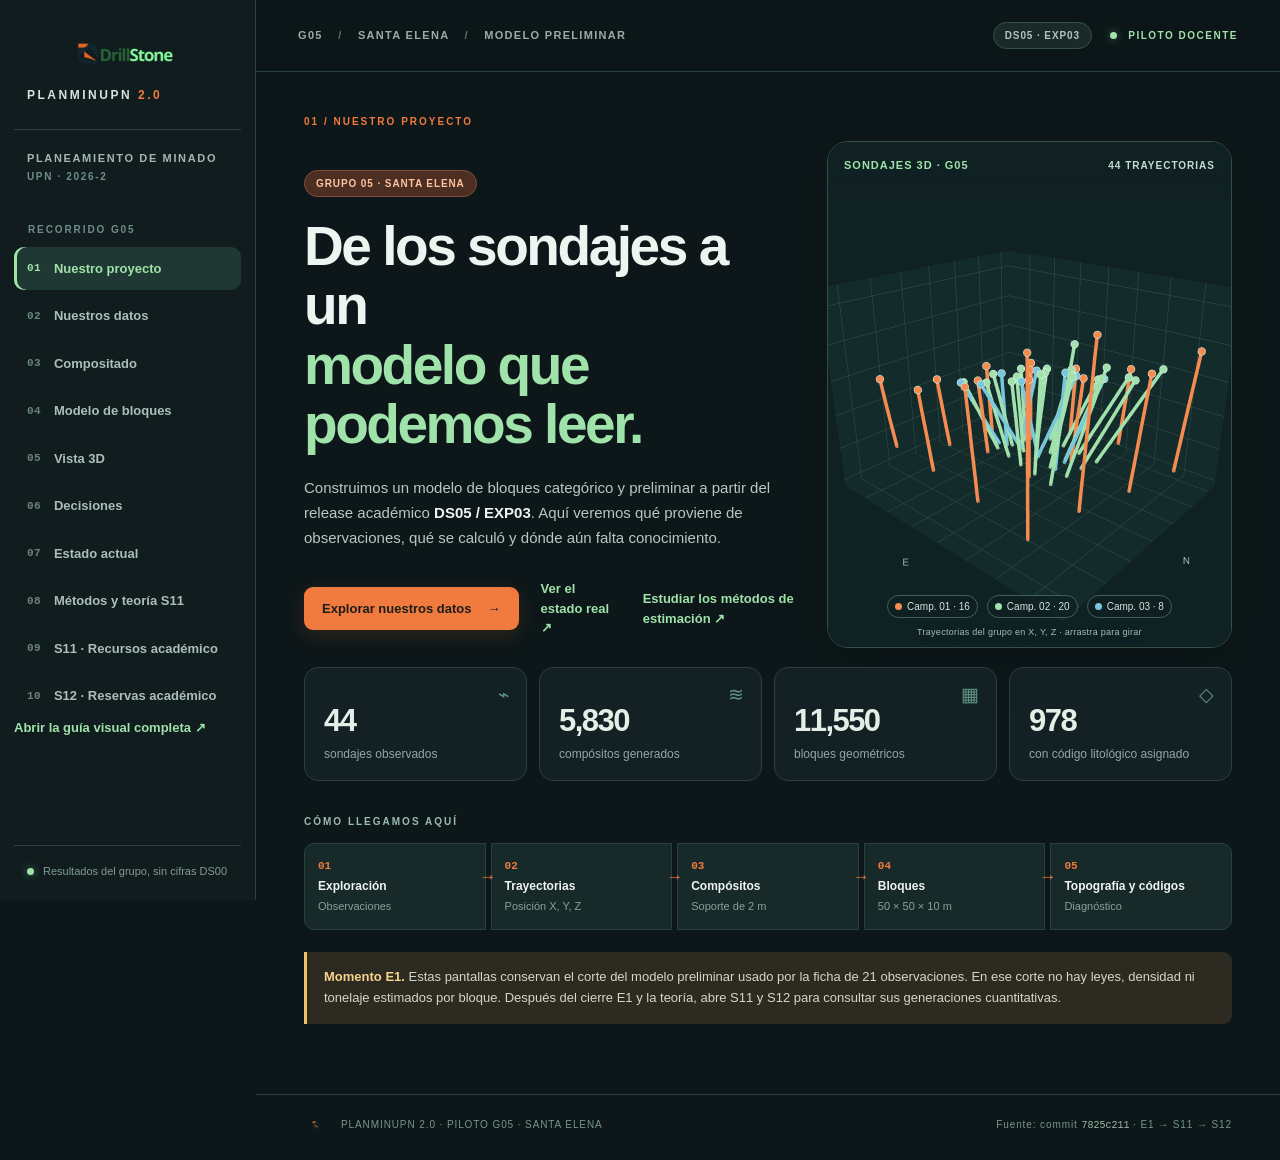
<file: index.html>
<!doctype html>
<html lang="es">
<head>
  <meta charset="utf-8">
  <meta name="viewport" content="width=device-width, initial-scale=1">
  <meta name="color-scheme" content="dark">
  <title>Santa Elena · G05 · PlanMinUPN 2.0</title>
  <meta name="description" content="Recorrido visual del modelo preliminar de bloques G05 Santa Elena, DS05 EXP03.">
  <link rel="stylesheet" href="assets/style.css">
  <link rel="stylesheet" href="assets/r4.css">
  <link rel="stylesheet" href="assets/theory_entry.css">
  <script src="datos/resumen.js" defer></script>
  <script src="assets/app.js" defer></script>
  <script src="datos/resultados_g05.js" defer></script>
  <script src="assets/missions_entry.js" defer></script>
</head>
<body>
  <div class="app-shell">
    <aside class="sidebar" aria-label="Navegación del recorrido">
      <div class="brand">
        <div class="brand-image"><img src="assets/L3.png" alt="DrillStone"></div>
        <span class="brand-caption">PLANMINUPN <strong>2.0</strong></span>
      </div>
      <div class="course-label">PLANEAMIENTO DE MINADO <span>UPN · 2026-2</span></div>
      <div class="nav-heading">RECORRIDO G05</div>
      <nav id="main-nav">
        <a href="#proyecto" data-target="proyecto"><span class="nav-number">01</span><span>Nuestro proyecto</span></a>
        <a href="#datos" data-target="datos"><span class="nav-number">02</span><span>Nuestros datos</span></a>
        <a href="#compositado" data-target="compositado"><span class="nav-number">03</span><span>Compositado</span></a>
        <a href="#bloques" data-target="bloques"><span class="nav-number">04</span><span>Modelo de bloques</span></a>
        <a href="#tresd" data-target="tresd"><span class="nav-number">05</span><span>Vista 3D</span></a>
        <a href="#decisiones" data-target="decisiones"><span class="nav-number">06</span><span>Decisiones</span></a>
        <a href="#estado" data-target="estado"><span class="nav-number">07</span><span>Estado actual</span></a>
        <a href="#teoria" data-target="teoria"><span class="nav-number">08</span><span>Métodos y teoría S11</span></a>
        <a href="#s11" data-target="s11"><span class="nav-number">09</span><span>S11 · Recursos académico</span></a>
        <a href="#s12" data-target="s12"><span class="nav-number">10</span><span>S12 · Reservas académico</span></a>
      </nav>
      <a class="text-link" href="docs/guia_visual_estimacion.html#metodos" target="_blank" rel="noopener">Abrir la guía visual completa ↗</a>
      <div class="sidebar-foot">
        <span class="small-dot"></span>
        <span>Resultados del grupo, sin cifras DS00</span>
      </div>
    </aside>

    <main id="main-content">
      <header class="topbar">
        <div class="breadcrumb">G05 <span>/</span> SANTA ELENA <span>/</span> MODELO PRELIMINAR</div>
        <div class="topbar-right"><span class="pill pill-neutral">DS05 · EXP03</span><span class="top-status"><i></i> PILOTO DOCENTE</span></div>
      </header>

      <section id="proyecto" class="screen" aria-labelledby="proyecto-title">
        <div class="eyebrow">01 / NUESTRO PROYECTO</div>
        <div class="hero">
          <div class="hero-copy">
            <span class="pill pill-warm">GRUPO 05 · SANTA ELENA</span>
            <h1 id="proyecto-title">De los sondajes a un<br><em>modelo que podemos leer.</em></h1>
            <p>Construimos un modelo de bloques categórico y preliminar a partir del release académico <strong>DS05 / EXP03</strong>. Aquí veremos qué proviene de observaciones, qué se calculó y dónde aún falta conocimiento.</p>
            <div class="hero-actions"><a class="button primary" href="#datos">Explorar nuestros datos <span aria-hidden="true">→</span></a><a class="text-link" href="#estado">Ver el estado real ↗</a><a class="text-link" href="#teoria">Estudiar los métodos de estimación ↗</a></div>
          </div>
          <div class="hero-visual hero-drill-visual" aria-label="Vista tridimensional de las 44 trayectorias de sondaje de G05">
            <img class="hero-drill-poster" src="assets/sondajes_3d_g05.png" alt="Perspectiva 3D de los 44 sondajes de Santa Elena, coloreados por campaña">
            <iframe id="hero-drill-frame" class="hero-drill-frame" src="visor/sondajes_3d.html" title="Sondajes 3D interactivos de G05; arrastra para girar y usa la rueda para acercar" loading="eager"></iframe>
            <div class="hero-drill-head"><strong>SONDAJES 3D · G05</strong><span>44 TRAYECTORIAS</span></div>
            <div class="hero-drill-foot"><span><i class="campaign-dot camp-one"></i>Camp. 01 · 16</span><span><i class="campaign-dot camp-two"></i>Camp. 02 · 20</span><span><i class="campaign-dot camp-three"></i>Camp. 03 · 8</span></div>
            <span class="hero-drill-note">Trayectorias del grupo en X, Y, Z · arrastra para girar</span>
          </div>
        </div>
        <div class="stats-grid">
          <article class="stat"><span class="stat-icon">⌁</span><span class="stat-value" data-value="exploration.holes">44</span><span class="stat-label">sondajes observados</span></article>
          <article class="stat"><span class="stat-icon">≋</span><span class="stat-value" data-value="compositing.total">5830</span><span class="stat-label">compósitos generados</span></article>
          <article class="stat"><span class="stat-icon">▦</span><span class="stat-value" data-value="model.block_count">11550</span><span class="stat-label">bloques geométricos</span></article>
          <article class="stat"><span class="stat-icon">◇</span><span class="stat-value" data-value="model.lithology.ASSIGNED">978</span><span class="stat-label">con código litológico asignado</span></article>
        </div>
        <div class="section-kicker">CÓMO LLEGAMOS AQUÍ</div>
        <div class="journey" role="list">
          <div role="listitem"><b>01</b><span>Exploración</span><small>Observaciones</small></div>
          <div role="listitem"><b>02</b><span>Trayectorias</span><small>Posición X, Y, Z</small></div>
          <div role="listitem"><b>03</b><span>Compósitos</span><small>Soporte de 2 m</small></div>
          <div role="listitem"><b>04</b><span>Bloques</span><small>50 × 50 × 10 m</small></div>
          <div role="listitem"><b>05</b><span>Topografía y códigos</span><small>Diagnóstico</small></div>
        </div>
        <div class="notice"><strong>Momento E1.</strong> Estas pantallas conservan el corte del modelo preliminar usado por la ficha de 21 observaciones. En ese corte no hay leyes, densidad ni tonelaje estimados por bloque. Después del cierre E1 y la teoría, abre S11 y S12 para consultar sus generaciones cuantitativas.</div>
      </section>

      <section id="datos" class="screen" aria-labelledby="datos-title" hidden>
        <div class="eyebrow">02 / NUESTROS DATOS</div>
        <h1 id="datos-title">Primero, las <em>observaciones.</em></h1>
        <p class="lead">Tres campañas aportan sondajes, ensayes e intervalos litológicos. La densidad que aparece aquí es una <strong>medición en muestras</strong>, no una propiedad estimada para cada bloque.</p>
        <div class="metric-strip">
          <div><strong data-value="exploration.holes">44</strong><span>sondajes</span></div><div><strong data-value="exploration.survey">313</strong><span>estaciones survey</span></div><div><strong data-value="exploration.assays">5803</strong><span>intervalos de ensaye</span></div><div><strong data-value="exploration.lithology_intervals">120</strong><span>intervalos litológicos</span></div><div><strong data-value="exploration.density_observations">459</strong><span>densidades observadas</span></div>
        </div>
        <div class="two-columns">
          <article class="panel"><div class="panel-heading"><div><span class="overline">COBERTURA POR CAMPAÑA</span><h2>Sondajes y ensayes</h2></div><span class="pill pill-cool">DATOS FUENTE</span></div><div id="campaign-chart" class="bar-chart" aria-label="Sondajes y ensayes por campaña"></div><p class="caption">Las barras muestran cantidades de registros, no calidad o representatividad espacial.</p></article>
          <article class="panel"><div class="panel-heading"><div><span class="overline">DE LA PROFUNDIDAD AL ESPACIO</span><h2>¿Dónde quedó cada intervalo?</h2></div></div><div class="flow"><div><b>Collar</b><small>Punto inicial X, Y, Z</small></div><i>→</i><div><b>Survey</b><small>Dirección con profundidad</small></div><i>→</i><div><b>Desurvey</b><small>Trayectoria calculada</small></div><i>→</i><div><b>Intervalo</b><small>Posición X, Y, Z</small></div></div><p class="caption">La trayectoria y los intervalos son resultados geométricos derivados de observaciones. No constituyen por sí solos un sólido geológico.</p></article>
        </div>
        <article class="panel table-panel"><div class="panel-heading"><div><span class="overline">INVENTARIO COMPROBADO</span><h2>Las tres campañas del release</h2></div></div><div class="table-scroll"><table><thead><tr><th>Campaña</th><th>Sondajes</th><th>Survey</th><th>Ensayes</th><th>Litología</th><th>Densidad</th></tr></thead><tbody id="campaign-table"></tbody></table></div></article>
        <div class="notice"><strong>Una distinción que importa.</strong> La ley de Cu en un ensaye y la densidad medida en una muestra describen intervalos. Ninguna de las dos llena automáticamente el bloque que los rodea.</div>
      </section>

      <section id="compositado" class="screen" aria-labelledby="compositado-title" hidden>
        <div class="eyebrow">03 / COMPOSITADO</div>
        <h1 id="compositado-title">Un soporte comparable,<br><em>sin borrar los contactos.</em></h1>
        <p class="lead">Un ensaye describe un tramo muestreado. Un compósito reúne material dentro de una longitud objetivo para comparar soportes; puede dividir ensayes y ponderar Cu por longitud. El grupo adoptó <strong>2 m</strong> como objetivo y conservó los residuos más cortos.</p>
        <div class="stats-grid"><article class="stat"><span class="stat-value">2 <small>m</small></span><span class="stat-label">longitud objetivo documentada</span></article><article class="stat"><span class="stat-value" data-value="compositing.total">5830</span><span class="stat-label">compósitos generados</span></article><article class="stat"><span class="stat-value" data-value="compositing.full">5750</span><span class="stat-label">compósitos completos</span></article><article class="stat"><span class="stat-value" data-value="compositing.residual">80</span><span class="stat-label">residuos conservados</span></article></div>
        <article class="panel example-panel"><div class="panel-heading"><div><span class="overline">EJEMPLO REAL · SE-C01-001 · PROFUNDIDAD 8–13 m</span><h2>El contacto cambia la lectura</h2></div><span class="pill pill-warm">CÓDIGOS LITERALES</span></div><p>El ensaye <strong>SE-C01-001-A0005</strong> va de 8 a 10 m, pero el contacto OVB → VOL está a 9 m. El compósito <strong>8–9 m</strong> queda como residuo OVB; el siguiente <strong>9–11 m</strong> corresponde a VOL y usa aportes de dos ensayes. Los valores y tramos vienen de los CSV del grupo.</p><div class="timeline-wrap"><div class="timeline-axis"><span>8 m</span><span>9 m</span><span>10 m</span><span>11 m</span><span>12 m</span><span>13 m</span></div><div class="timeline-row"><label>ENSAYES</label><div id="assay-timeline" class="timeline-track"></div></div><div class="timeline-row"><label>COMPÓSITOS</label><div id="composite-timeline" class="timeline-track"></div></div><div class="timeline-contact"><span>CONTACTO OBSERVADO · 9 m</span></div></div><div class="legend"><span><i class="swatch observed"></i> Ensaye observado</span><span><i class="swatch ovb"></i> OVB</span><span><i class="swatch vol"></i> VOL</span><span><i class="swatch residual"></i> Residuo</span></div></article>
        <div class="two-columns"><article class="panel"><span class="overline">DECISIÓN DOCUMENTADA</span><h2>Por qué 2 m</h2><p>Se buscó un soporte de longitud comparable para el ejercicio. La regla mantiene separados los códigos litológicos y conserva los tramos residuales: 2 m es un <strong>objetivo</strong>, no una orden de mezclar contactos o inventar mediciones.</p></article><article class="panel"><span class="overline">LÍMITE</span><h2>Qué todavía no dice</h2><p>Una ley de compósito representa su tramo del sondaje. No es la ley de un bloque ni valida la continuidad geológica entre sondajes.</p></article></div>
      </section>

      <section id="bloques" class="screen" aria-labelledby="bloques-title" hidden>
        <div class="eyebrow">04 / MODELO PRELIMINAR DE BLOQUES</div>
        <h1 id="bloques-title">Una malla para ubicar<br><em>lo conocido y lo pendiente.</em></h1>
        <p class="lead">La malla local tiene <strong>15 × 14 × 55</strong> celdas de <strong>50 × 50 × 10 m</strong>. Ese tamaño fue una decisión conceptual para el modelo preliminar; los 10 m verticales y el origen local aún tienen límites de justificación.</p>
        <div class="stats-grid"><article class="stat"><span class="stat-value" data-value="model.block_count">11550</span><span class="stat-label">bloques geométricos</span></article><article class="stat"><span class="stat-value">50 × 50 × 10 <small>m</small></span><span class="stat-label">dimensión de celda</span></article><article class="stat"><span class="stat-value" data-value="model.lithology.ASSIGNED">978</span><span class="stat-label">asignados con soporte</span></article><article class="stat"><span class="stat-value" data-value="model.lithology.UNKNOWN/UNASSIGNED">10572</span><span class="stat-label">sin código asignado</span></article></div>
        <div class="two-columns"><article class="panel"><div class="panel-heading"><div><span class="overline">CLASIFICACIÓN TOPOGRÁFICA</span><h2>Roca, aire y cruce</h2></div></div><div class="donut-line"><div id="topo-donut" class="donut" role="img" aria-label="Distribución topográfica"></div><div id="topo-legend" class="donut-legend"></div></div><p class="caption">El estado PARTIAL identifica cruce en el centro XY; no calcula fracción volumétrica de roca.</p></article><article class="panel"><div class="panel-heading"><div><span class="overline">ASIGNACIÓN LITOLÓGICA</span><h2>Lo que sí tiene soporte</h2></div></div><div id="assignment-chart" class="assignment-chart"></div><div id="lith-code-list" class="code-list"></div><p class="caption">Los códigos se mantienen literales: el release no documenta su significado oficial.</p></article></div>
        <article class="panel"><div class="panel-heading"><div><span class="overline">MÉTODO Y LÍMITE</span><h2>¿Cómo recibió código un bloque?</h2></div></div><div class="method-steps"><div><b>01</b><span>Intersección 3D de intervalos observados</span></div><div><b>02</b><span>Un único código concordante y soporte positivo</span></div><div><b>03</b><span>Conflicto o falta de soporte → sin asignar</span></div></div><p>El resultado registra <strong>68 conflictos</strong> y <strong>10 504 bloques sin soporte</strong>. No se aplica voto mayoritario ni se extiende un código a los vecinos.</p></article>
      </section>

      <section id="tresd" class="screen" aria-labelledby="tresd-title" hidden>
        <div class="eyebrow">05 / VISUALIZACIÓN 3D</div>
        <h1 id="tresd-title">Explora el modelo.<br><em>Lee sus límites.</em></h1>
        <p class="lead">Reutilizamos el HTML integrado del grupo: contiene los <strong>11 550 bloques</strong>, topografía, sondajes, intervalos y contactos. Algunas capas comienzan ocultas o cambian con el selector; el total incluido en el archivo no equivale a todos los elementos visibles al mismo tiempo.</p>
        <div class="viewer-card"><div class="viewer-preview"><img src="assets/vista_3d_original_g05.png" alt="Captura del visualizador original G05 con bloques, superficie y sondajes"><span>CAPTURA DEL PRODUCTO ORIGINAL G05</span></div><div class="viewer-intro"><span class="pill pill-cool">HTML ORIGINAL · 52 MB</span><h2>Modelo integrado y sección X–Z</h2><p>Activa capas por litología o estado topográfico. Gira y acerca la vista; usa el hover para leer código, estado y soporte. La sección es diagnóstica.</p><div class="viewer-actions"><button id="load-3d" class="button primary" type="button">Cargar 3D aquí <span aria-hidden="true">↗</span></button><a class="button secondary" href="visor/m01b_block_model_geology_topography.html" target="_blank" rel="noopener">Abrir en otra pestaña</a></div><small>La primera carga puede tardar y usar memoria. El archivo es local y autocontenido.</small></div></div>
        <div id="model-frame-wrap" class="model-frame-wrap" hidden><div class="frame-heading"><strong>Vista original interactiva · G05</strong><span>11 550 bloques incluidos · capas con visibilidad seleccionable</span></div><iframe id="model-frame" title="Visualizador 3D original del modelo G05" loading="lazy"></iframe></div>
        <div class="notice"><strong>Pregunta de lectura.</strong> Si un bloque aparece sin color litológico, ¿significa ley cero o falta de soporte para asignar un código? La vista no muestra leyes de bloque.</div>
      </section>

      <section id="decisiones" class="screen" aria-labelledby="decisiones-title" hidden>
        <div class="eyebrow">06 / DECISIONES DE INGENIERÍA</div>
        <h1 id="decisiones-title">Detrás de cada resultado<br><em>hay una decisión de ingeniería.</em></h1>
        <p class="lead">No elegimos parámetros porque sí. Cada decisión intenta resolver un problema del modelo, tiene consecuencias y requiere evidencia. Aquí distinguimos lo documentado en <strong>Santa Elena</strong> de lo que un equipo técnico debería revisar en una mina real.</p>
        <div class="decision-process" aria-label="Ruta de decisión de ingeniería">
          <div><span>01</span><strong>Identificar el problema</strong><small>¿Qué necesitamos representar?</small></div>
          <div><span>02</span><strong>Evaluar los datos</strong><small>¿Qué soporte y calidad tenemos?</small></div>
          <div><span>03</span><strong>Comparar opciones</strong><small>¿Qué se gana y qué se pierde?</small></div>
          <div><span>04</span><strong>Validar y documentar</strong><small>¿Qué podemos afirmar con rigor?</small></div>
        </div>
        <div class='decision-list'><article><span class='decision-index'>01</span><div class='decision-story'><span class='overline'>COMPOSITADO</span><h2>¿Por qué se eligieron compósitos de 2 m?</h2><p class='decision-summary'><strong>Qué decidió o documentó el grupo</strong>Santa Elena adoptó una longitud objetivo de 2 m respetando contactos litológicos. El CSV contiene 5 830 compósitos, incluidos 80 residuales.</p><div class='decision-explain'><p><strong>Por qué importa</strong>Un soporte comparable ayuda a leer ensayes; unir litologías distintas ocultaría un cambio observado.</p><div class='professional-box'><strong>Cómo se toma profesionalmente</strong><dl class='professional-steps'><div><dt>Información</dt><dd>Longitudes de ensaye, contactos y distribución de leyes dentro de cada tramo.</dd></div><div><dt>Alternativas</dt><dd>Comparar longitudes candidatas y opciones de conservar residuos.</dd></div><div><dt>Criterio</dt><dd>Elegir una longitud que responda al muestreo y a la escala del modelo, sin cruzar dominios.</dd></div><div><dt>Comprobación</dt><dd>Conciliar metros, contactos y residuos con ensayes y CSV de compósitos.</dd></div></dl></div></div><p class='decision-boundary'><strong>Qué significa para nuestro proyecto</strong>Los 2 m son objetivo del ejercicio, no regla universal; ningún compósito se convierte en ley de bloque.</p></div><span class='pill pill-amber'>DOCUMENTADA</span></article><article><span class='decision-index'>02</span><div class='decision-story'><span class='overline'>GEOMETRÍA</span><h2>¿Por qué 50 × 50 × 10 m?</h2><p class='decision-summary'><strong>Qué decidió o documentó el grupo</strong>G05 adoptó 50 × 50 × 10 m. Comparó los 50 m horizontales con una mediana observada cercana a 55 m entre sondajes; los 10 m verticales aún carecen de justificación formal suficiente.</p><div class='decision-explain'><p><strong>Por qué importa</strong>La malla puede suavizar contactos o aparentar una precisión que los datos no sostienen.</p><div class='professional-box'><strong>Cómo se toma profesionalmente</strong><dl class='professional-steps'><div><dt>Información</dt><dd>Espaciamiento de sondajes, continuidad geológica, altura de banco y selectividad esperada.</dd></div><div><dt>Alternativas</dt><dd>Comparar tamaños horizontales y verticales más finos o más gruesos.</dd></div><div><dt>Criterio</dt><dd>Escoger el detalle útil que pueda sostenerse con observaciones y propósito minero.</dd></div><div><dt>Comprobación</dt><dd>Revisar sensibilidad de dominios, cobertura y secciones antes de fijar la malla.</dd></div></dl></div></div><p class='decision-boundary'><strong>Qué significa para nuestro proyecto</strong>El grid contiene 11 550 celdas. La dimensión vertical sigue como limitación explícita, no como parámetro optimizado.</p></div><span class='pill pill-amber'>PRELIMINAR</span></article><article><span class='decision-index'>03</span><div class='decision-story'><span class='overline'>TOPOGRAFÍA</span><h2>¿Cómo distinguimos roca, aire y bloques parciales?</h2><p class='decision-summary'><strong>Qué decidió o documentó el grupo</strong>Se usó una superficie interpolada por triángulos (TIN) y el centro XY de 210 columnas para obtener ROCK, AIR y PARTIAL.</p><div class='decision-explain'><p><strong>Por qué importa</strong>Un bloque de aire no aporta roca; un parcial no representa automáticamente su volumen de roca completo.</p><div class='professional-box'><strong>Cómo se toma profesionalmente</strong><dl class='professional-steps'><div><dt>Información</dt><dd>Levantamiento topográfico, CRS, datum vertical, límites de cobertura y puntos de control.</dd></div><div><dt>Alternativas</dt><dd>Comparar centro, esquinas e intersección de volumen con la superficie.</dd></div><div><dt>Criterio</dt><dd>Elegir el método de clasificación acorde con el uso del modelo y la precisión de la topografía.</dd></div><div><dt>Comprobación</dt><dd>Contrastar elevaciones y bloques de borde; si importa tonelaje, calcular fracción de roca.</dd></div></dl></div></div><p class='decision-boundary'><strong>Qué significa para nuestro proyecto</strong>La procedencia y referencia del archivo topográfico Topopl siguen pendientes. PARTIAL no tiene fracción volumétrica calculada.</p></div><span class='pill pill-amber'>FUENTE PARCIAL</span></article><article><span class='decision-index'>04</span><div class='decision-story'><span class='overline'>LITOLOGÍA</span><h2>¿Por qué dejamos bloques sin código?</h2><p class='decision-summary'><strong>Qué decidió o documentó el grupo</strong>G05 asignó un código solo con soporte observado compatible: 978 bloques asignados, 68 conflictos y 10 504 sin soporte.</p><div class='decision-explain'><p><strong>Por qué importa</strong>Forzar códigos donde faltan datos puede crear falsas continuidades y afectar estimaciones futuras.</p><div class='professional-box'><strong>Cómo se toma profesionalmente</strong><dl class='professional-steps'><div><dt>Información</dt><dd>Logueos, contactos, secciones, estructuras, distancia y concordancia de observaciones.</dd></div><div><dt>Alternativas</dt><dd>Comparar dominios interpretados, reglas de proximidad y mantener bloques desconocidos.</dd></div><div><dt>Criterio</dt><dd>Asignar solo cuando la evidencia sea suficiente y los códigos no se contradigan.</dd></div><div><dt>Comprobación</dt><dd>Inspeccionar conflictos, zonas sin soporte y estabilidad en secciones.</dd></div></dl></div></div><p class='decision-boundary'><strong>Qué significa para nuestro proyecto</strong>La asignación es preliminar y categórica. Los códigos no tienen definición oficial acreditada.</p></div><span class='pill pill-amber'>CONSERVADORA</span></article><article><span class='decision-index'>05</span><div class='decision-story'><span class='overline'>REPRESENTACIÓN</span><h2>¿Qué muestran los sondajes y bloques en 3D?</h2><p class='decision-summary'><strong>Qué decidió o documentó el grupo</strong>El paquete didáctico R3, no una decisión estudiantil documentada, incorporó 44 trayectorias de sondaje en la portada y conservó el HTML integrado con 11 550 bloques, topografía, intervalos y sección X–Z.</p><div class='decision-explain'><p><strong>Por qué importa</strong>Girar una escena ayuda a detectar relaciones espaciales, pero una imagen atractiva puede sugerir certeza inexistente.</p><div class='professional-box'><strong>Cómo se toma profesionalmente</strong><dl class='professional-steps'><div><dt>Información</dt><dd>Trayectorias en X, Y, Z, capas del modelo, categorías, metadatos y cobertura de observaciones.</dd></div><div><dt>Alternativas</dt><dd>Contrastar portada de sondajes, modelo integrado, cortes y tablas fuente.</dd></div><div><dt>Criterio</dt><dd>Separar observación, clasificación geométrica y asignación con sus límites.</dd></div><div><dt>Comprobación</dt><dd>Verificar carga, rotación, zoom, hover, capas y conteos en Chrome frente a los CSV.</dd></div></dl></div></div><p class='decision-boundary'><strong>Qué significa para nuestro proyecto</strong>La portada muestra sondajes y la pantalla 05 muestra el modelo integrado. Ambas son vistas diagnósticas pendientes de aceptación visual interactiva.</p></div><span class='pill pill-amber'>ALCANCE ACOTADO</span></article></div>
        <div class="notice decision-last-note"><strong>Idea para recordar:</strong> una decisión técnica se justifica con evidencia y conociendo sus efectos. En un proyecto real, los parámetros se revisan conforme aparece información nueva; aquí estamos comprendiendo <strong>decisiones preliminares de un ejercicio académico</strong>.</div>
      </section>

      <section id="estado" class="screen" aria-labelledby="estado-title" hidden>
        <div class="notice"><strong>Corte E1 preservado.</strong> Este estado describe el modelo preliminar y respalda la ficha de 21 observaciones. Consulta los resultados posteriores en S11 y S12.</div>
        <div class="eyebrow">07 / ESTADO ACTUAL</div>
        <h1 id="estado-title">Lo construido.<br><em>Lo que todavía falta.</em></h1>
        <p class="lead">El modelo está disponible y tuvo validación computacional y observacional dentro de su alcance T2. La revisión geológica profesional, los metadatos espaciales y las propiedades cuantitativas requieren trabajo posterior.</p>
        <div class="status-grid"><div class="status-column"><h2>Productos disponibles</h2><div class="status-item"><span class="status-bullet available"></span><div><b>Exploración y geometría</b><small>Release DS05/EXP03, 44 sondajes, survey y datos observados.</small></div></div><div class="status-item"><span class="status-bullet available"></span><div><b>Compósitos</b><small>5830 filas trazables, objetivo 2 m y residuos conservados.</small></div></div><div class="status-item"><span class="status-bullet available"></span><div><b>Modelo preliminar y 3D</b><small>11 550 bloques; topografía y asignación litológica con límites visibles.</small></div></div><div class="status-item"><span class="status-bullet reported"></span><div><b>Pruebas técnicas</b><small>41 PASS reportadas por el repositorio G05; no reejecutadas en este piloto.</small></div></div></div><div class="status-column pending-column"><h2>Conocimiento pendiente</h2><div class="status-item"><span class="status-bullet pending"></span><div><b>Puntos topográficos: procedencia y referencia</b><small>No figura en el manifiesto original; CRS/EPSG y datum vertical sin documentar.</small></div></div><div class="status-item"><span class="status-bullet pending"></span><div><b>Significado oficial de códigos</b><small>OVB, BRX, POR, VOL y AIR se conservan literalmente.</small></div></div><div class="status-item"><span class="status-bullet pending"></span><div><b>Propiedades del bloque</b><small>Sin ley, densidad, volumen neto de PARTIAL o tonelaje estimados.</small></div></div><div class="status-item"><span class="status-bullet pending"></span><div><b>Decisiones operacionales</b><small>Sin recursos, reservas, pit, secuenciamiento ni escenario propio verificado.</small></div></div></div></div>
        <div class="closing-card"><div><span class="overline">PARA LA PRIMERA SESIÓN</span><h2>Tu tarea es explicar el estado de tu proyecto.</h2><p>Reconoce qué observamos, cómo se produjo el modelo preliminar, qué se asignó y qué sigue siendo desconocido. La interpretación viene antes de decidir la siguiente etapa.</p></div><a class="button primary" href="#proyecto">Volver al inicio <span aria-hidden="true">↑</span></a></div>
      </section>

      <section id="teoria" class="screen" aria-labelledby="teoria-title" hidden>
        <div class="eyebrow">08 / S11 · TEORÍA DE ESTIMACIÓN</div>
        <h1 id="teoria-title">De las muestras a la ley<br><em>que todavía falta en los bloques.</em></h1>
        <p class="lead">Compara ocho alternativas en la guía interactiva: vecino más cercano, IDW/IDW², kriging ordinario, simple, con tendencia y de indicadores, cokriging y simulación condicional. Primero explica qué aporta cada una y qué datos exige; luego argumenta cuál usarías. La misión G05 prevé IDW² después de esa comparación.</p>
        <div class="notice"><strong>Antes de estimar.</strong> La Vista 3D E1 muestra sondajes, topografía y códigos preliminares. Los colores de esta guía son ejemplos para aprender. Los resultados calculados del grupo, si están verificados, se consultan por separado en S11 y S12.</div>
        <div class="theory-actions"><a class="button secondary" href="#tresd">Revisar el modelo G05 en 3D <span aria-hidden="true">↗</span></a><a class="button primary" href="docs/guia_visual_estimacion.html#metodos" target="_blank" rel="noopener">Abrir la guía en pantalla completa <span aria-hidden="true">↗</span></a></div>
        <div class="theory-frame"><div class="frame-heading"><strong>Guía visual aprobada y ampliada · métodos, continuidad y compositación</strong><span>Ejemplos académicos separados del modelo G05</span></div><iframe src="docs/guia_visual_estimacion.html#metodos" title="Guía visual interactiva: ocho métodos de estimación y continuidad espacial" loading="lazy"></iframe></div>
      </section>

      <section id="s11" class="screen" aria-labelledby="s11-title" hidden>
        <div class="eyebrow">09 / S11 · RESULTADOS CALCULADOS G05</div>
        <h1 id="s11-title">Modelo de bloques<br><em>de recursos ACADÉMICO.</em></h1>
        <p class="lead">Primero compara los métodos en la teoría. Después observa dónde IDW² pudo estimar con respaldo y dónde conservó faltantes. El volumen se calcula bajo la topografía; las toneladas requieren densidad sustentada.</p>
        <div id="s11-status" class="notice" role="status">Comprobando la generación publicada…</div>
        <div id="s11-metrics" class="metric-strip"></div>
        <div id="s11-files" class="theory-actions"></div>
        <button class="button primary" data-mission-load="S11">Cargar visor S11 aquí</button>
        <div class="theory-frame" style="margin-top:20px"><iframe data-mission-frame="S11" title="Modelo cuantitativo S11 G05 con leyes, densidad, volumen y soporte" style="height:1100px" loading="lazy"></iframe></div>
        <div class="notice">El alumno observa un valor, lo explica a Kai y Kai lo verifica antes de registrarlo. La ficha E1 permanece separada de la nueva ficha de aplicación S11/S12.</div>
      </section>
      <section id="s12" class="screen" aria-labelledby="s12-title" hidden>
        <div class="eyebrow">10 / S12 · BLOQUES Y ESCENARIOS G05</div>
        <h1 id="s12-title">Modelo preliminar de bloques<br><em>de reservas ACADÉMICO.</em></h1>
        <p class="lead">Partimos del S11 validado. Un bloque con ley suficiente todavía necesita geología, volumen y densidad respaldados para ser candidato. La relación con A/B queda en una tabla por bloque.</p>
        <div id="s12-status" class="notice" role="status">Comprobando la generación publicada…</div>
        <div id="s12-metrics" class="metric-strip"></div>
        <div id="s12-files" class="theory-actions"></div>
        <button class="button primary" data-mission-load="S12">Cargar visor S12 aquí</button>
        <div class="theory-frame" style="margin-top:20px"><iframe data-mission-frame="S12" title="Candidatos por bloque y comparación de escenarios A y B G05" style="height:1200px" loading="lazy"></iframe></div>
        <div class="notice"><strong>Vínculo G05-ALLOC-01.</strong> Cada clase participa proporcionalmente a su tonelaje, hasta las metas del período y sin superar el inventario. Es una asignación fraccionaria para comparar capacidad y costos. El orden de extracción, acceso y estabilidad quedan sin modelar.</div>
      </section>
      <footer><img src="assets/L1.png" alt="Símbolo DrillStone"><span>PLANMINUPN 2.0 · PILOTO G05 · SANTA ELENA</span><span>Fuente: commit <code>7825c211</code> · E1 → S11 → S12</span></footer>
    </main>
  </div>
</body>
</html>
</file>
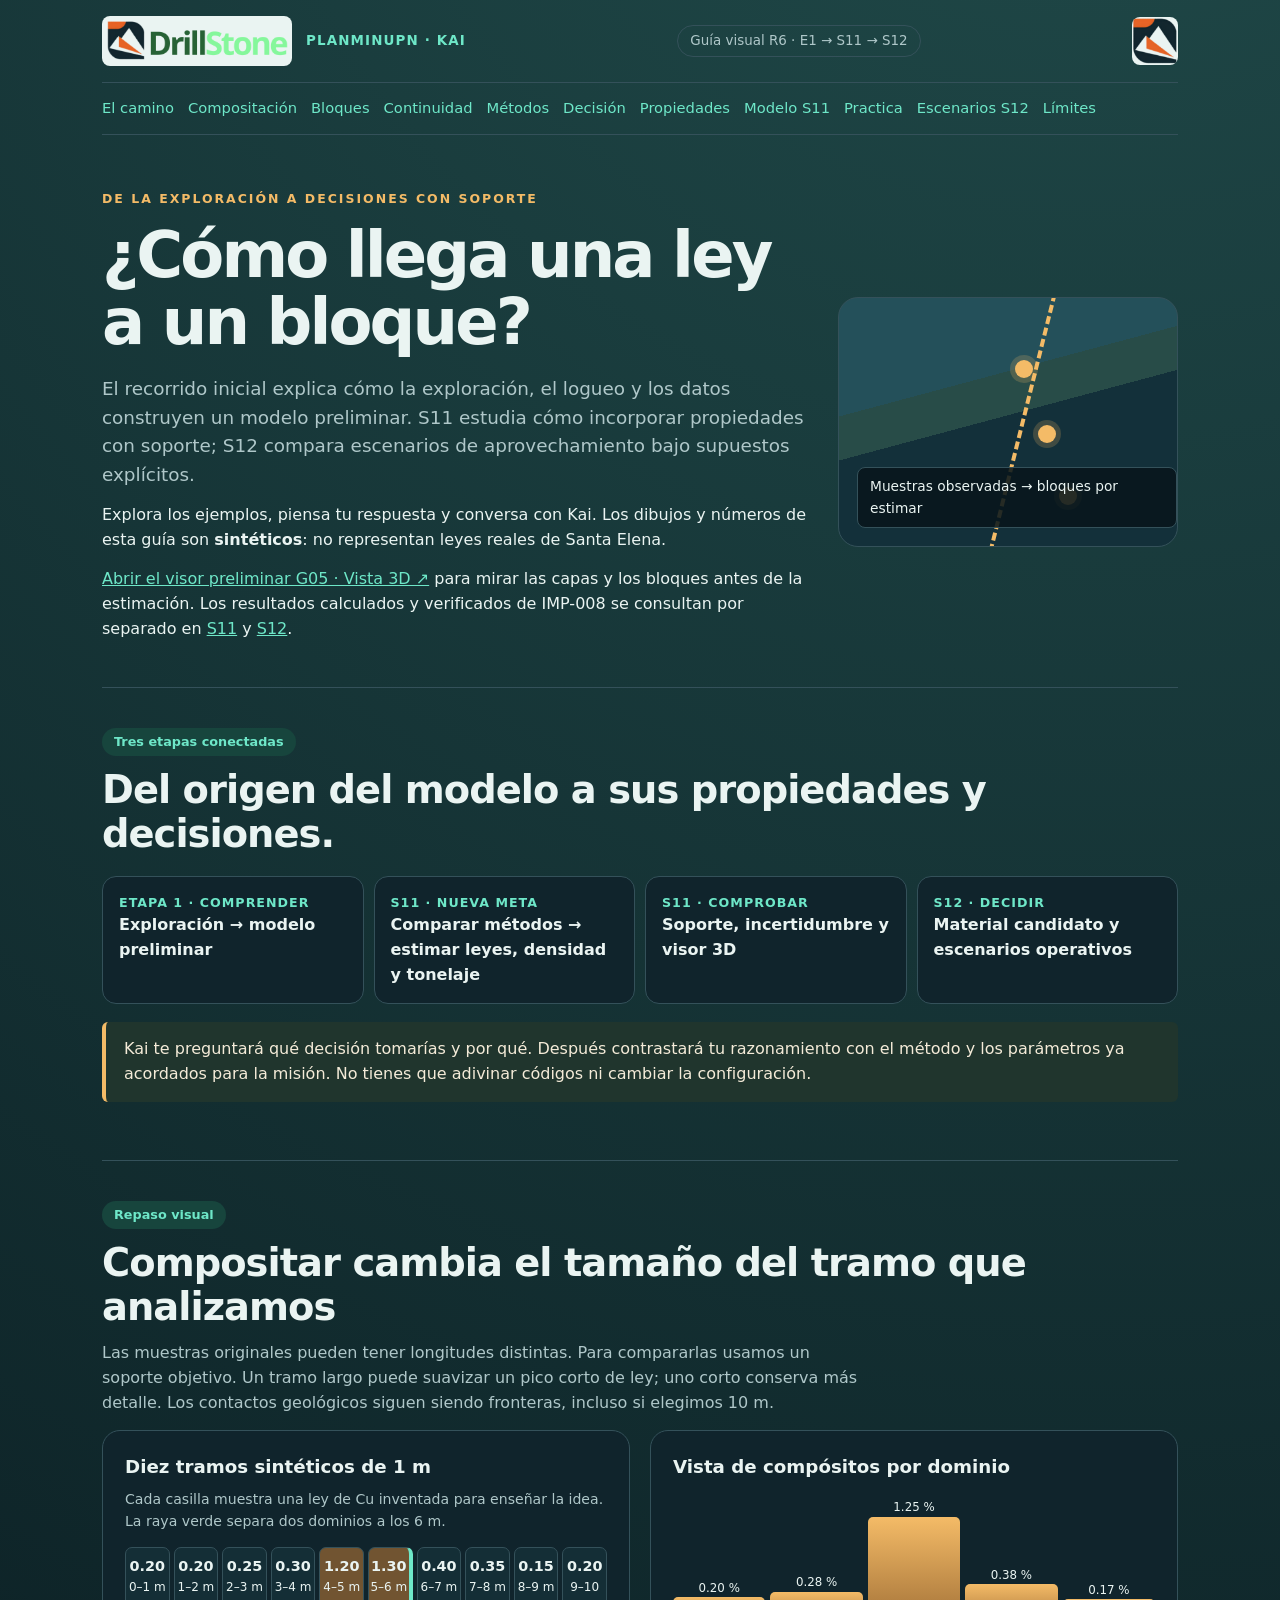
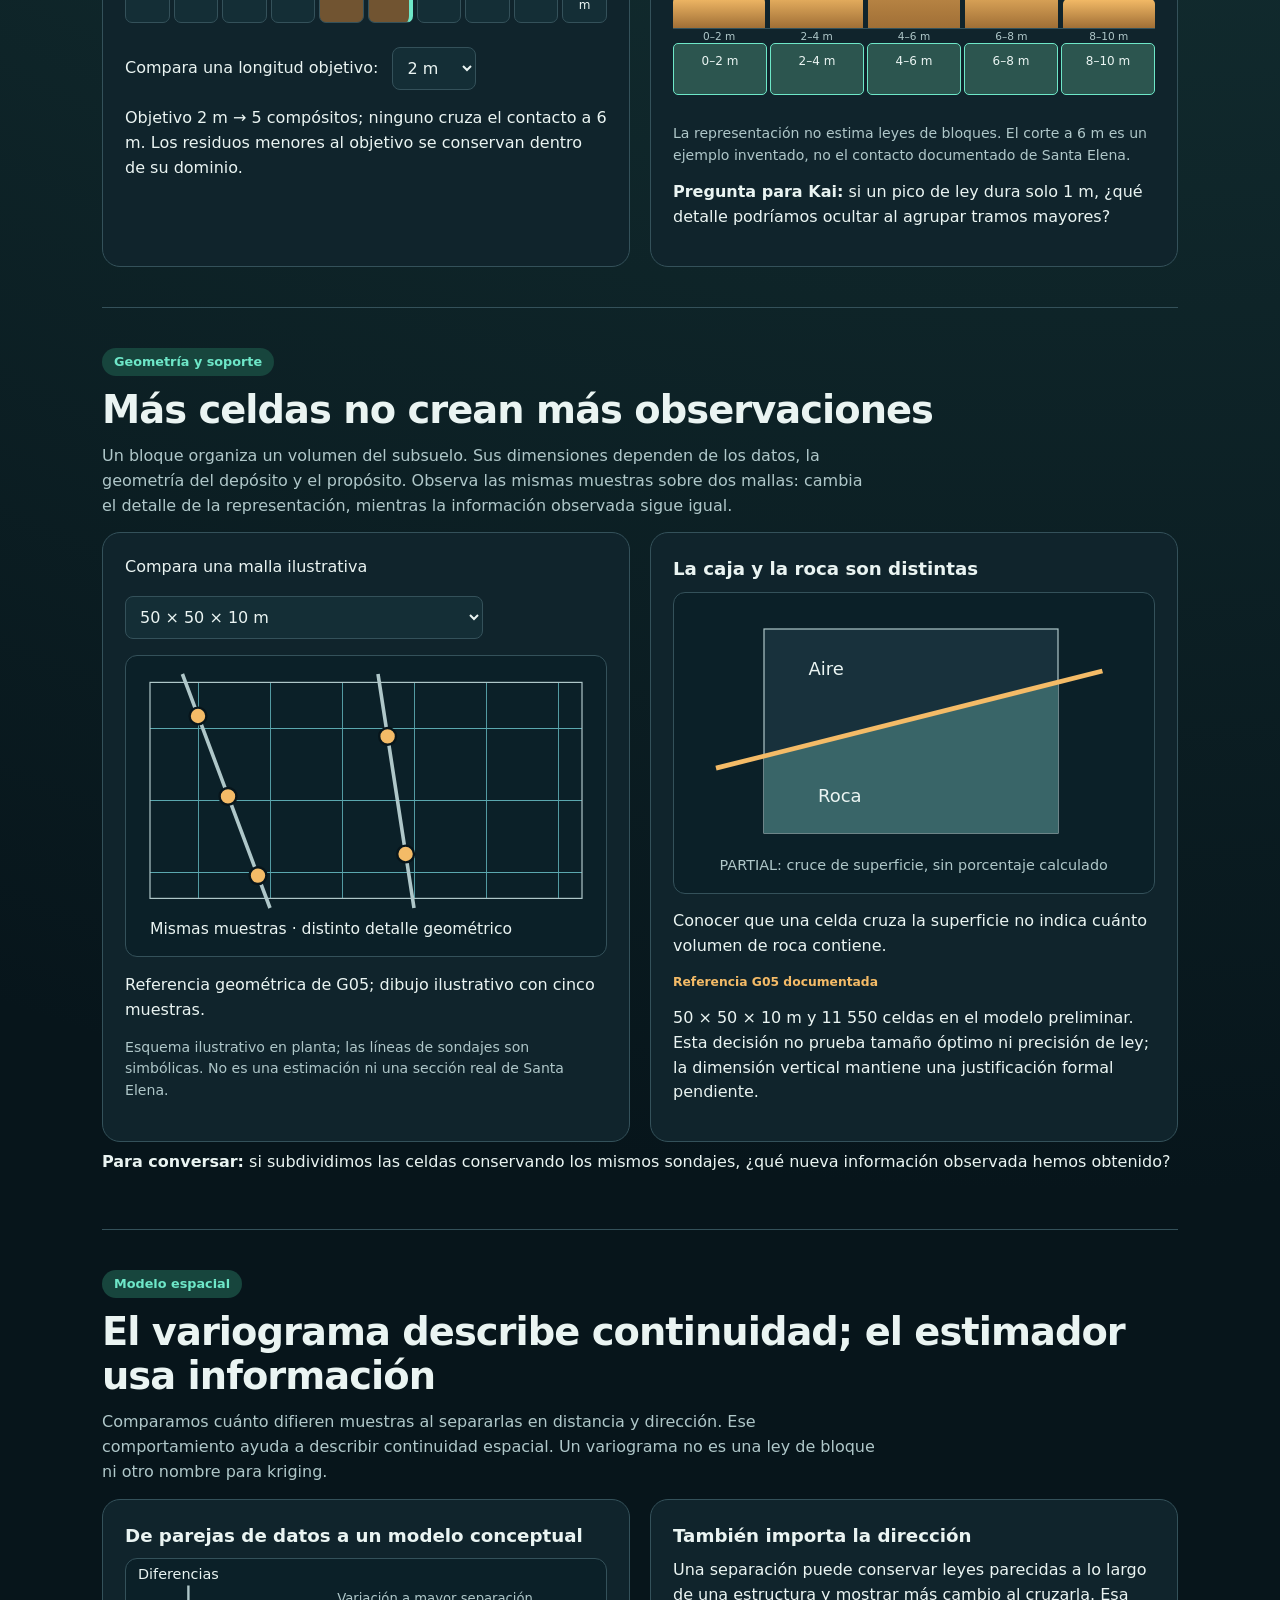
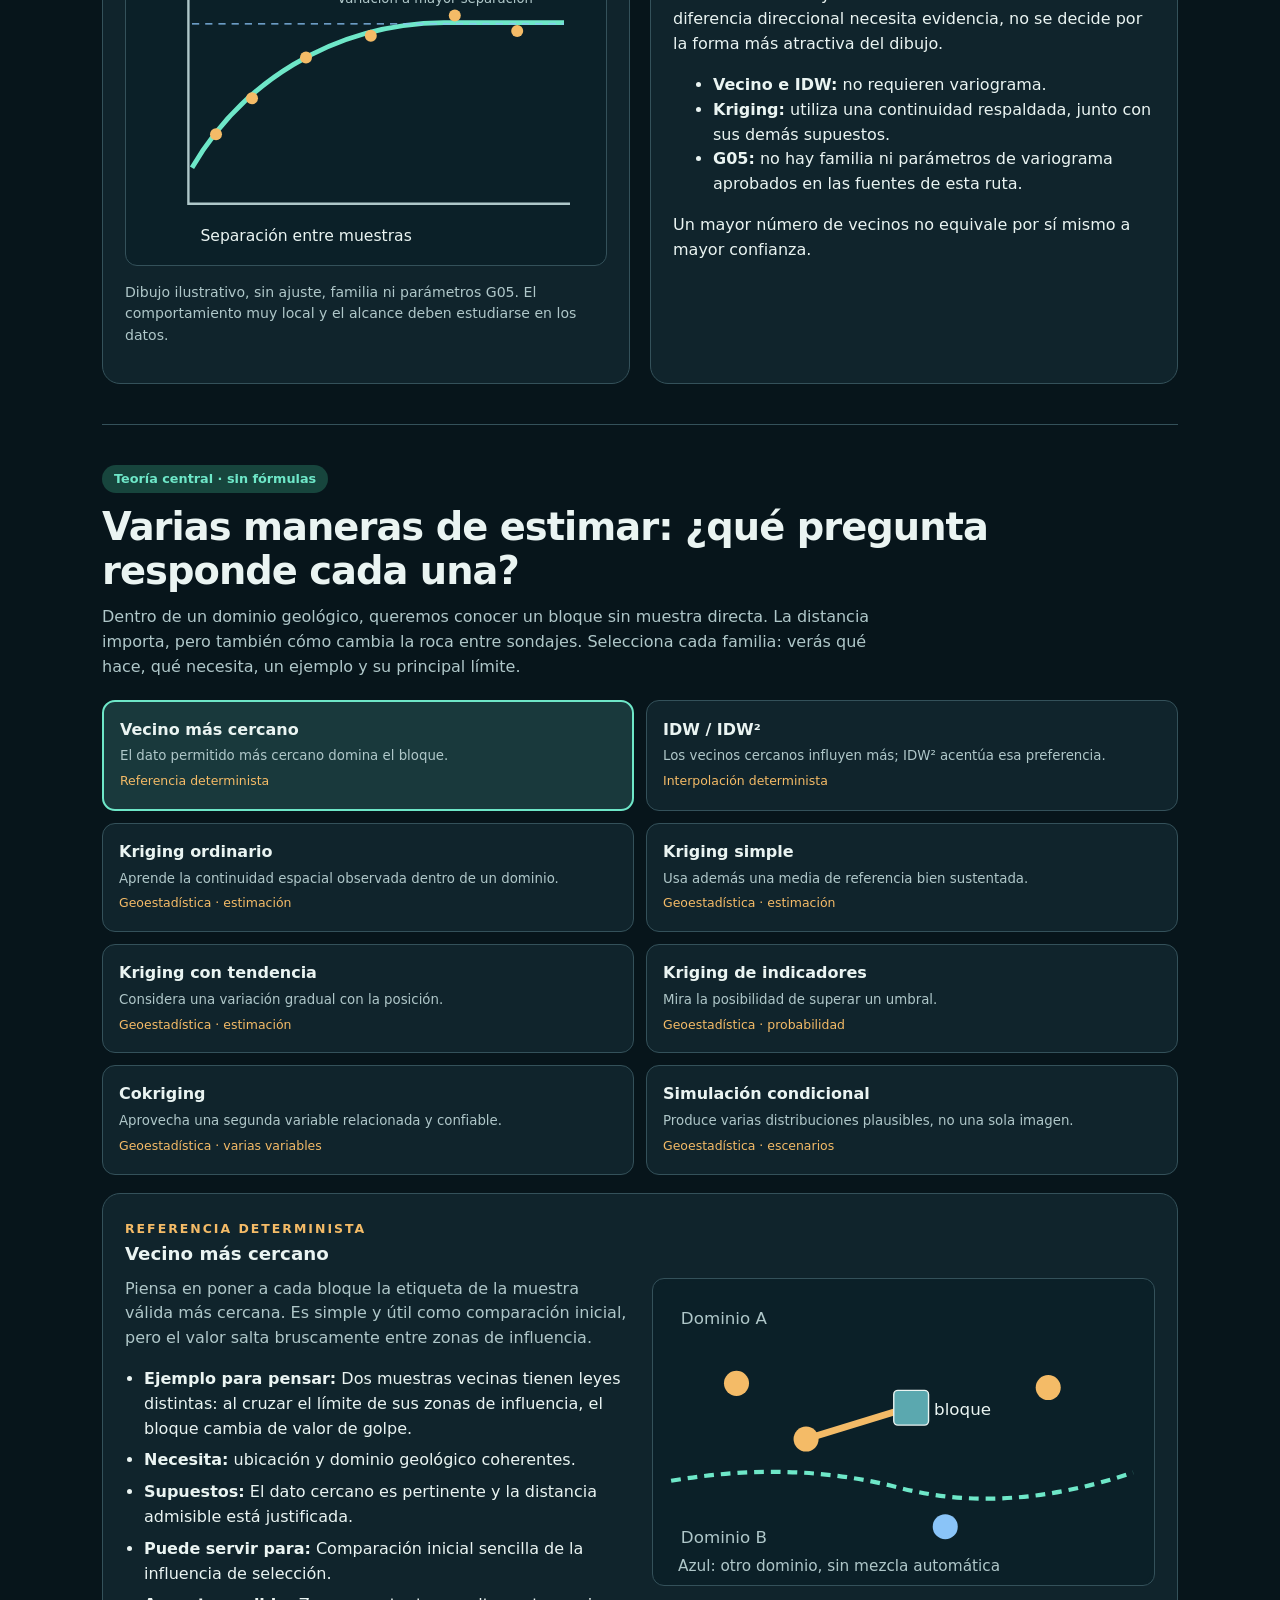
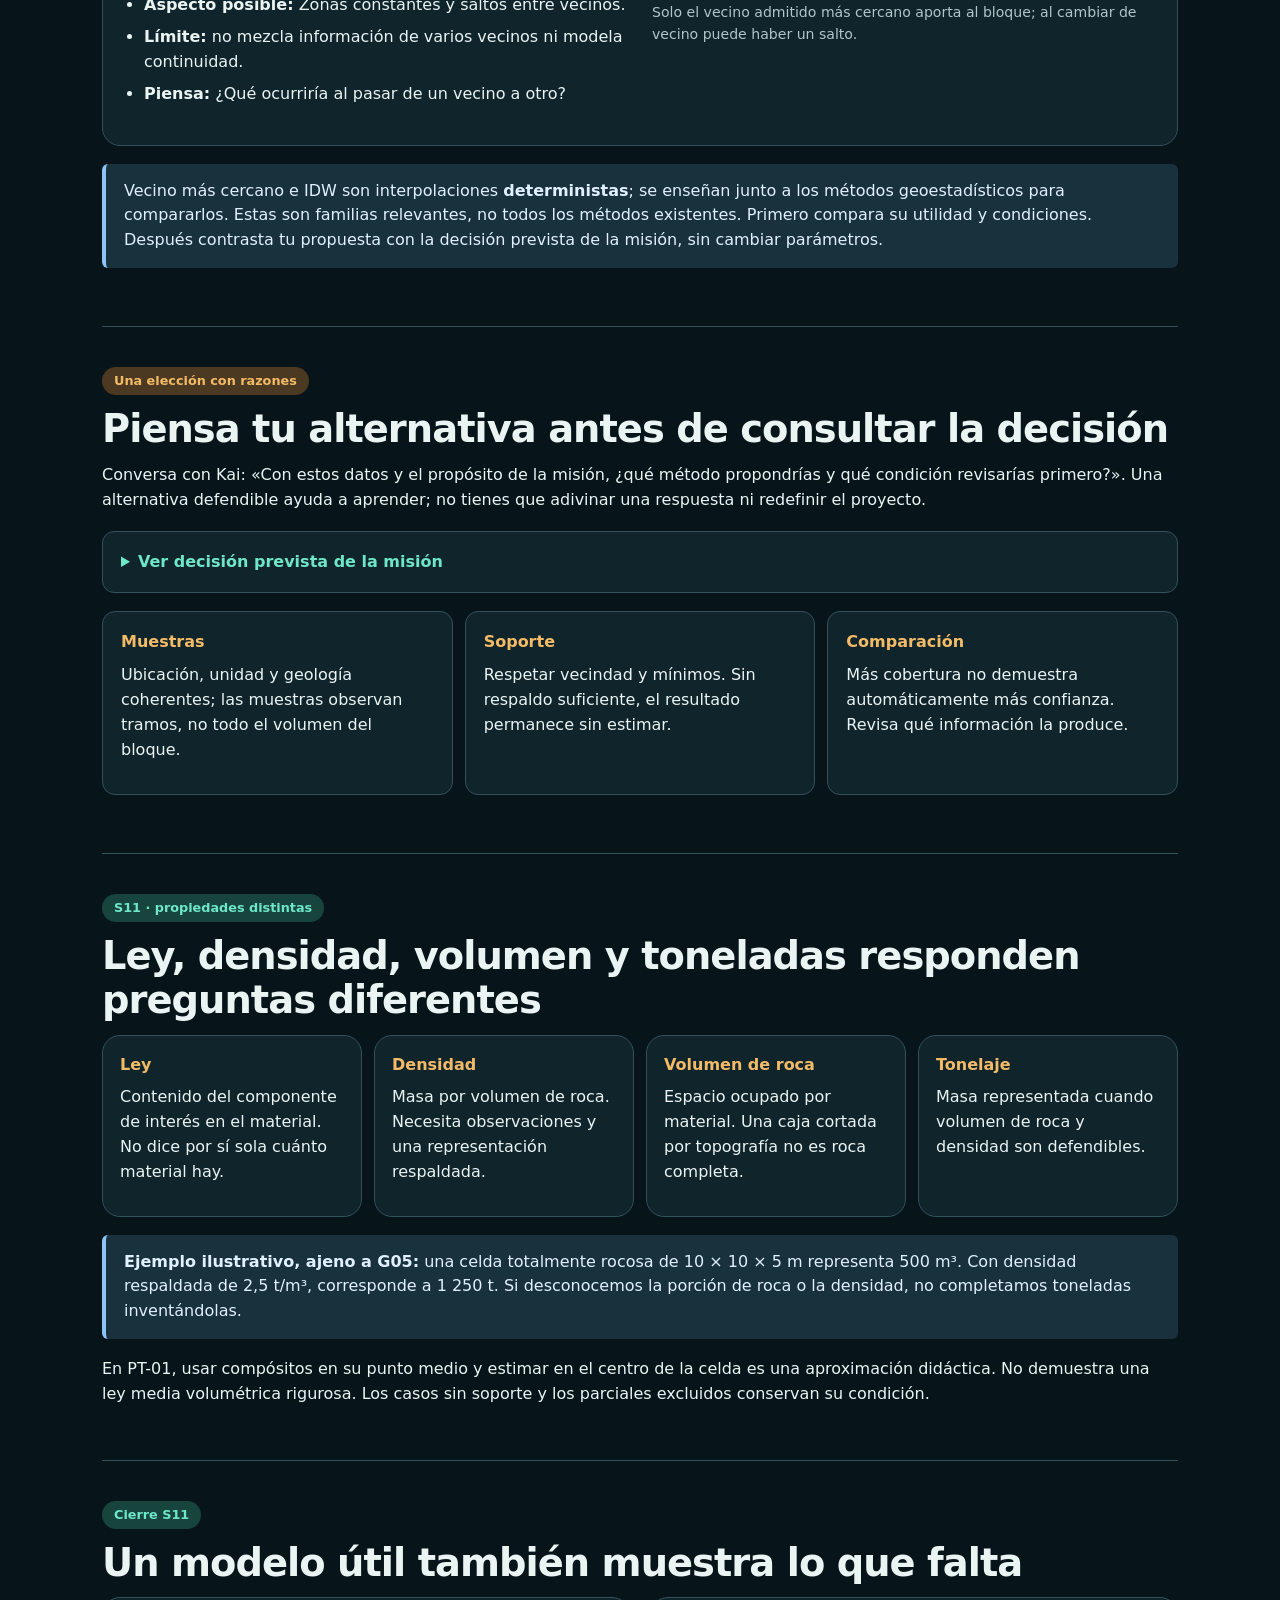
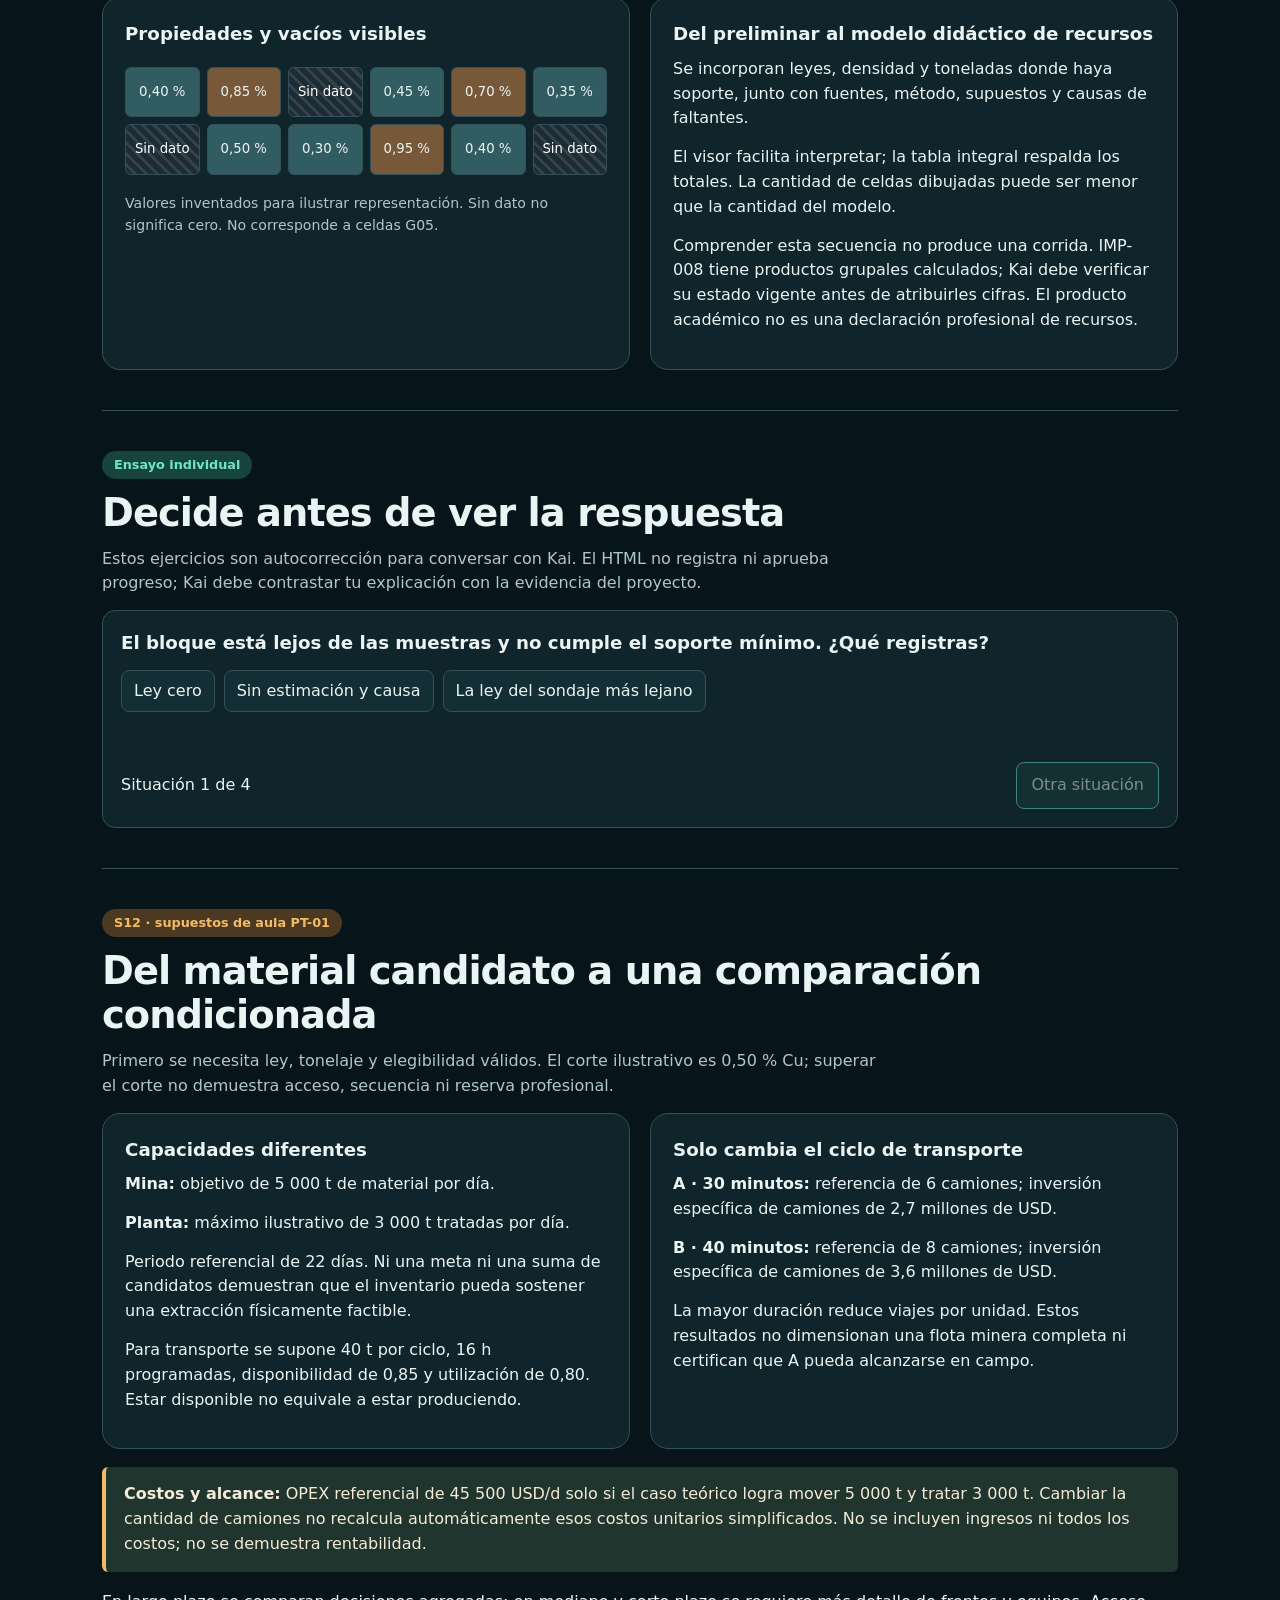
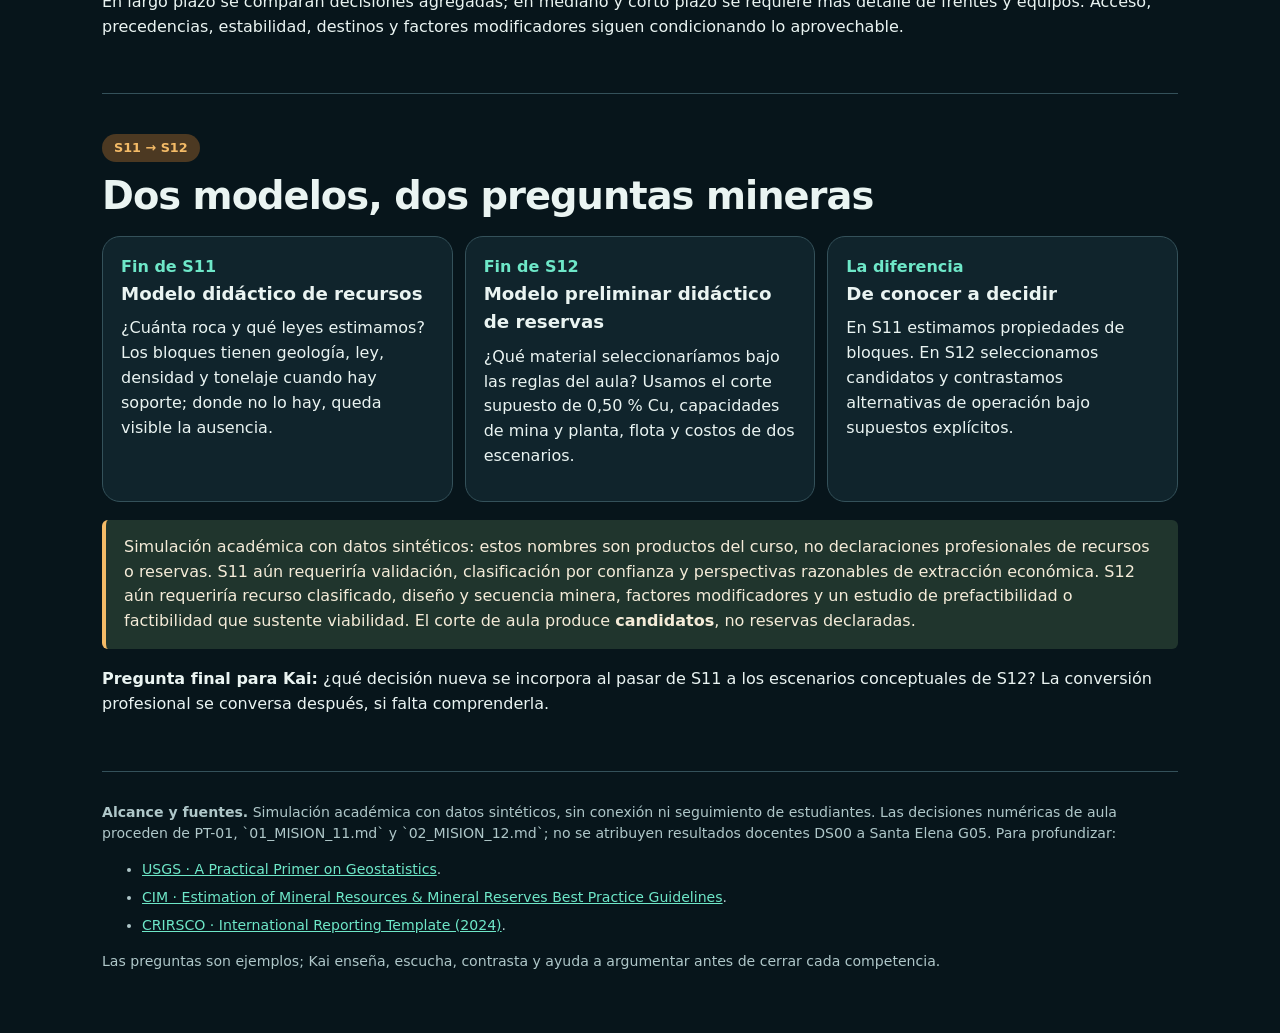
<file: docs/guia_visual_estimacion.html>
<!doctype html>
<html lang="es">
<head>
  <meta charset="utf-8">
  <meta name="viewport" content="width=device-width, initial-scale=1">
  <meta name="color-scheme" content="dark">
  <title>De las muestras al modelo · Guía visual PlanMinUPN</title>
  <style>
    :root{--bg:#07151b;--panel:#10242c;--panel2:#142e36;--line:#34515a;--text:#eaf4f2;--muted:#afc7c9;--mint:#6ee7c8;--amber:#f4bb67;--blue:#8ac4f8;--red:#ef9a8b;--rock:#5ba8af}
    *{box-sizing:border-box}html{scroll-behavior:smooth}body{margin:0;background:radial-gradient(circle at 85% -5%,#214c4b 0,transparent 34%),var(--bg);color:var(--text);font:16px/1.55 system-ui,-apple-system,Segoe UI,sans-serif}
    a{color:var(--mint)}a:focus-visible,button:focus-visible,select:focus-visible{outline:3px solid var(--amber);outline-offset:3px}
    .wrap{max-width:1120px;margin:auto;padding:0 22px}.mast{border-bottom:1px solid var(--line);padding:16px 0;display:flex;justify-content:space-between;gap:12px;align-items:center}.brand{font-weight:800;letter-spacing:.07em;color:var(--mint)}.tag{border:1px solid var(--line);border-radius:100px;padding:5px 12px;color:var(--muted);font-size:.84rem}
    nav{display:flex;gap:14px;flex-wrap:wrap;padding:14px 0;border-bottom:1px solid var(--line);font-size:.92rem}nav a{text-decoration:none}nav a:hover{text-decoration:underline}
    .hero{padding:54px 0 32px;display:grid;grid-template-columns:1.35fr .65fr;gap:30px;align-items:center}.eyebrow{color:var(--amber);text-transform:uppercase;letter-spacing:.16em;font-weight:700;font-size:.78rem}h1{font-size:clamp(2.2rem,5vw,4.5rem);line-height:1.04;margin:14px 0 20px;letter-spacing:-.045em}h2{font-size:clamp(1.65rem,3vw,2.4rem);line-height:1.15;letter-spacing:-.025em;margin:0 0 12px}h3{font-size:1.14rem;margin:0 0 8px}p{margin:8px 0 14px}.lead{font-size:1.15rem;color:var(--muted);max-width:66ch}.hero-art{width:100%;min-height:250px;border-radius:20px;border:1px solid var(--line);background:linear-gradient(165deg,#24505a 0 35%,#284c48 35% 48%,#13303a 48%);position:relative;overflow:hidden}
    .hero-art::before{content:"";position:absolute;top:-8%;left:54%;height:112%;border-left:4px dashed var(--amber);transform:rotate(14deg)}.sample{position:absolute;width:18px;height:18px;border-radius:50%;background:var(--amber);box-shadow:0 0 0 5px #f4bb6733}.sample.a{top:25%;left:52%}.sample.b{top:51%;left:59%}.sample.c{top:76%;left:65%}.artlabel{position:absolute;bottom:18px;left:18px;background:#07151bdd;border:1px solid var(--line);border-radius:8px;padding:8px 12px;font-size:.86rem}
    section{padding:40px 0;border-top:1px solid var(--line)}.intro{max-width:76ch;color:var(--muted)}.pill{display:inline-block;border-radius:100px;background:#17453d;color:var(--mint);padding:4px 12px;font-size:.8rem;font-weight:700;margin-bottom:12px}.pill.gold{background:#4c3922;color:var(--amber)}
    .steps{display:grid;grid-template-columns:repeat(4,1fr);gap:10px;margin-top:20px}.step{background:var(--panel);border:1px solid var(--line);border-radius:14px;padding:16px;min-height:102px}.step strong{display:block;color:var(--mint);font-size:.79rem;letter-spacing:.08em}.step span{font-weight:700}
    .note{background:#20352d;border-left:4px solid var(--amber);padding:15px 18px;border-radius:6px;margin:18px 0;color:#f4ebd8}.note.blue{background:#18313c;border-color:var(--blue);color:#e1f0ff}
    .card{background:var(--panel);border:1px solid var(--line);border-radius:18px;padding:22px}.two{display:grid;grid-template-columns:1fr 1fr;gap:20px}.controls{display:flex;gap:14px;flex-wrap:wrap;align-items:center;margin:16px 0}select,button{font:inherit}select{background:var(--panel2);border:1px solid var(--line);color:var(--text);padding:10px;border-radius:8px}
    .scale{display:grid;grid-template-columns:repeat(10,1fr);gap:4px;margin:15px 0 24px}.seg{position:relative;text-align:center;min-height:67px;border-radius:7px;background:var(--panel2);border:1px solid var(--line);padding:7px 0;font-size:.75rem}.seg b{display:block;font-size:.9rem}.seg.hot{background:#715431}.seg.contact{border-right:4px solid var(--mint)}.legend{color:var(--muted);font-size:.88rem}
    .bars{display:flex;gap:5px;align-items:flex-end;height:140px;border-bottom:1px solid var(--line);padding-top:12px}.bar{flex:1;min-width:0;background:linear-gradient(180deg,var(--amber),#a06f36);border-radius:5px 5px 0 0;position:relative}.bar span{position:absolute;bottom:100%;left:50%;transform:translateX(-50%);font-size:.74rem;white-space:nowrap}.bar small{position:absolute;top:100%;left:50%;transform:translateX(-50%);white-space:nowrap;color:var(--muted);font-size:.66rem}
    .method-grid{display:grid;grid-template-columns:repeat(2,1fr);gap:12px;margin-top:20px}.method{width:100%;text-align:left;background:var(--panel);border:1px solid var(--line);border-radius:13px;padding:16px;color:var(--text);cursor:pointer;min-height:105px}.method:hover{border-color:var(--mint)}.method[aria-pressed="true"]{border:2px solid var(--mint);background:#19393c}.method small{display:block;color:var(--muted);margin-top:4px}.method-tag{display:inline-block;color:var(--amber);font-size:.78rem;margin-top:4px}
    .detail{margin-top:18px;display:grid;grid-template-columns:1fr 1fr;gap:24px;align-items:center}.detail p{color:var(--muted)}.mini{width:100%;height:auto;background:#0b2028;border:1px solid var(--line);border-radius:12px}.detail ul{padding-left:19px}.detail li{margin:7px 0}
    .decisions{display:grid;grid-template-columns:repeat(3,1fr);gap:12px;margin:18px 0}.decision{background:var(--panel);border:1px solid var(--line);border-radius:13px;padding:18px}.decision b{color:var(--amber)}
    .quiz{display:grid;gap:12px}.q{background:var(--panel);border:1px solid var(--line);border-radius:13px;padding:18px}.choices{display:flex;gap:9px;flex-wrap:wrap;margin-top:12px}.choices button{border:1px solid var(--line);border-radius:8px;background:var(--panel2);color:var(--text);padding:8px 12px;cursor:pointer}.choices button:hover{border-color:var(--mint)}.feedback{min-height:1.5em;color:var(--mint);font-weight:600}.q em{font-style:normal;color:var(--muted)}
    .road{display:grid;grid-template-columns:repeat(3,1fr);gap:12px;margin-top:18px}.road .card{padding:18px}.road .card strong{color:var(--mint)}
    footer{padding:30px 0 60px;color:var(--muted);font-size:.88rem;border-top:1px solid var(--line)}.sources li{margin:6px 0}
    @media(max-width:760px){.hero,.two,.detail{grid-template-columns:1fr}.hero-art{min-height:200px}.steps,.method-grid,.decisions,.road{grid-template-columns:1fr}.bar small{font-size:.55rem}}@media(prefers-reduced-motion:reduce){html{scroll-behavior:auto}}

    .mast{flex-wrap:wrap}.brand{display:flex;gap:14px;align-items:center;flex-wrap:wrap}.brand-mark{display:block;position:relative;width:190px;height:50px;overflow:hidden;border-radius:8px;background:#eaf4f2}.brand .brand-mark img{position:absolute;width:339px;height:339px;max-width:none;left:-92px;top:-148px}.symbol{display:block;position:relative;width:46px;height:48px;overflow:hidden;border-radius:8px;background:#eaf4f2}.symbol img{position:absolute;width:154px;height:154px;max-width:none;left:-54px;top:-53px}.brandname{font-size:.84rem}
    details{background:var(--panel);border:1px solid var(--line);border-radius:12px;padding:18px;margin:18px 0}summary{cursor:pointer;color:var(--mint);font-weight:700}summary:focus-visible{outline:3px solid var(--amber);outline-offset:5px}
    .diagram{width:100%;height:auto;border:1px solid var(--line);border-radius:12px;background:#0b2028}.diagram text{font-family:system-ui,sans-serif}.property{display:grid;grid-template-columns:repeat(4,1fr);gap:12px}.property .card{padding:17px}.property .card strong{color:var(--amber)}
    .model-cells{display:grid;grid-template-columns:repeat(6,1fr);gap:7px;margin:18px 0}.model-cells span{padding:14px 3px;text-align:center;border:1px solid var(--line);border-radius:6px;background:#315c62;font-size:.83rem}.model-cells .unknown{background:repeating-linear-gradient(45deg,#1d2c34,#1d2c34 5px,#34424b 5px,#34424b 8px);color:#fff}.model-cells .rich{background:#77593a}
    .length-strip{display:flex;gap:3px;margin-top:14px;min-height:52px}.length-segment{min-width:0;padding:8px 3px;background:#2c554f;border:1px solid #6ee7c8;border-radius:5px;text-align:center;font-size:.75rem;overflow-wrap:anywhere}.quiz-nav{display:flex;justify-content:space-between;gap:12px;align-items:center;margin-top:18px}.action{padding:10px 14px;border-radius:8px;border:1px solid var(--mint);background:#193d3b;color:var(--text);cursor:pointer}.action:disabled{opacity:.5;cursor:default}.chosen{outline:2px solid var(--amber)}.reveal{color:var(--muted);margin-top:10px}.badge{font-size:.77rem;color:var(--amber);font-weight:700}
    @media(max-width:760px){.property{grid-template-columns:1fr 1fr}.brand img{height:40px;max-width:125px}.brandname{display:none}.mast .tag{font-size:.72rem;order:3;width:100%;text-align:center}.mast .symbol{margin-left:auto}.scale{grid-template-columns:repeat(5,minmax(0,1fr))}.model-cells{grid-template-columns:repeat(3,1fr)}}
  </style>
</head>
<body>
  <div class="wrap">
    <header class="mast"><div class="brand"><span class="brand-mark"><img src="../assets/L3.png" alt="DrillStone"></span><span class="brandname">PLANMINUPN · KAI</span></div><span class="tag">Guía visual R6 · E1 → S11 → S12</span><span class="symbol"><img src="../assets/L1.png" alt="Símbolo DrillStone"></span></header>
    <nav aria-label="Secciones"><a href="#camino">El camino</a><a href="#compositacion">Compositación</a><a href="#bloques">Bloques</a><a href="#continuidad">Continuidad</a><a href="#metodos">Métodos</a><a href="#decision">Decisión</a><a href="#propiedades">Propiedades</a><a href="#modelo-recursos">Modelo S11</a><a href="#practica">Practica</a><a href="#escenarios">Escenarios S12</a><a href="#limites">Límites</a></nav>
    <main><noscript><p class="note">Activa JavaScript para las comparaciones interactivas. Puedes leer las secciones y conversar con Kai sin registrar datos en esta página.</p></noscript>
      <div class="hero"><div><div class="eyebrow">De la exploración a decisiones con soporte</div><h1>¿Cómo llega una ley a un bloque?</h1><p class="lead">El recorrido inicial explica cómo la exploración, el logueo y los datos construyen un modelo preliminar. S11 estudia cómo incorporar propiedades con soporte; S12 compara escenarios de aprovechamiento bajo supuestos explícitos.</p><p>Explora los ejemplos, piensa tu respuesta y conversa con Kai. Los dibujos y números de esta guía son <strong>sintéticos</strong>: no representan leyes reales de Santa Elena.</p><p><a href="../index.html#tresd">Abrir el visor preliminar G05 · Vista 3D ↗</a> para mirar las capas y los bloques antes de la estimación. Los resultados calculados y verificados de IMP-008 se consultan por separado en <a href="../index.html#s11">S11</a> y <a href="../index.html#s12">S12</a>.</p></div><div class="hero-art" role="img" aria-label="Sondaje inclinado con tres muestras representadas sobre capas geológicas"><span class="sample a"></span><span class="sample b"></span><span class="sample c"></span><span class="artlabel">Muestras observadas → bloques por estimar</span></div></div>
      <section id="camino"><span class="pill">Tres etapas conectadas</span><h2>Del origen del modelo a sus propiedades y decisiones.</h2><div class="steps"><div class="step"><strong>ETAPA 1 · COMPRENDER</strong><span>Exploración → modelo preliminar</span></div><div class="step"><strong>S11 · NUEVA META</strong><span>Comparar métodos → estimar leyes, densidad y tonelaje</span></div><div class="step"><strong>S11 · COMPROBAR</strong><span>Soporte, incertidumbre y visor 3D</span></div><div class="step"><strong>S12 · DECIDIR</strong><span>Material candidato y escenarios operativos</span></div></div><p class="note">Kai te preguntará qué decisión tomarías y por qué. Después contrastará tu razonamiento con el método y los parámetros ya acordados para la misión. No tienes que adivinar códigos ni cambiar la configuración.</p></section>
      <section id="compositacion"><span class="pill">Repaso visual</span><h2>Compositar cambia el tamaño del tramo que analizamos</h2><p class="intro">Las muestras originales pueden tener longitudes distintas. Para compararlas usamos un soporte objetivo. Un tramo largo puede suavizar un pico corto de ley; uno corto conserva más detalle. Los contactos geológicos siguen siendo fronteras, incluso si elegimos 10 m.</p><div class="two"><div class="card"><h3>Diez tramos sintéticos de 1 m</h3><p class="legend">Cada casilla muestra una ley de Cu inventada para enseñar la idea. La raya verde separa dos dominios a los 6 m.</p><div class="scale" id="raw-scale" aria-label="Leyes sintéticas por metro"></div><div class="controls"><label for="support">Compara una longitud objetivo:</label><select id="support"><option value="2">2 m</option><option value="5">5 m</option><option value="10">10 m</option></select></div><p id="composition-summary" aria-live="polite"></p></div><div class="card"><h3>Vista de compósitos por dominio</h3><div class="bars" id="comp-bars" role="img" aria-label="Gráfico de leyes promedio por tramo compuesto"></div><p class="legend" style="margin-top:28px">La representación no estima leyes de bloques. El corte a 6 m es un ejemplo inventado, no el contacto documentado de Santa Elena.</p><p><strong>Pregunta para Kai:</strong> si un pico de ley dura solo 1 m, ¿qué detalle podríamos ocultar al agrupar tramos mayores?</p></div></div></section>

      <section id="bloques"><span class="pill">Geometría y soporte</span><h2>Más celdas no crean más observaciones</h2>
        <p class="intro">Un bloque organiza un volumen del subsuelo. Sus dimensiones dependen de los datos, la geometría del depósito y el propósito. Observa las mismas muestras sobre dos mallas: cambia el detalle de la representación, mientras la información observada sigue igual.</p>
        <div class="two"><div class="card"><label for="block-size">Compara una malla ilustrativa</label><div class="controls"><select id="block-size"><option value="50">50 × 50 × 10 m</option><option value="25">25 × 25 × 10 m · alternativa ilustrativa</option></select></div>
          <svg id="block-diagram" class="diagram" viewBox="0 0 400 250" role="img" aria-label="Las mismas cinco muestras sobre una malla de tamaño variable"><defs><pattern id="block-grid" width="60" height="60" patternUnits="userSpaceOnUse"><path id="grid-path" d="M60 0H0V60" fill="none" stroke="#5ba8af" stroke-width="1.5"/></pattern></defs><rect x="20" y="22" width="360" height="180" fill="url(#block-grid)" stroke="#afc7c9"/><path d="M47 15L120 210M210 15L240 210" stroke="#afc7c9" stroke-width="3"/><g fill="#f4bb67" stroke="#07151b" stroke-width="2"><circle cx="60" cy="50" r="7"/><circle cx="85" cy="117" r="7"/><circle cx="110" cy="183" r="7"/><circle cx="218" cy="67" r="7"/><circle cx="233" cy="165" r="7"/></g><text x="20" y="232" fill="#eaf4f2" font-size="13">Mismas muestras · distinto detalle geométrico</text></svg>
          <p id="block-summary" aria-live="polite"></p><p class="legend">Esquema ilustrativo en planta; las líneas de sondajes son simbólicas. No es una estimación ni una sección real de Santa Elena.</p></div>
        <div class="card"><h3>La caja y la roca son distintas</h3><svg class="diagram" viewBox="0 0 400 250" role="img" aria-label="Una celda cruza topografía y contiene roca y aire sin fracción calculada"><rect x="75" y="30" width="245" height="170" fill="#18313c" stroke="#afc7c9"/><path d="M75 135L320 75V200H75Z" fill="#396568"/><path d="M35 146L357 65" stroke="#f4bb67" stroke-width="4"/><text x="112" y="68" fill="#eaf4f2" font-size="15">Aire</text><text x="120" y="174" fill="#eaf4f2" font-size="15">Roca</text><text x="38" y="231" fill="#afc7c9" font-size="12">PARTIAL: cruce de superficie, sin porcentaje calculado</text></svg>
          <p>Conocer que una celda cruza la superficie no indica cuánto volumen de roca contiene.</p><p class="badge">Referencia G05 documentada</p><p>50 × 50 × 10 m y 11 550 celdas en el modelo preliminar. Esta decisión no prueba tamaño óptimo ni precisión de ley; la dimensión vertical mantiene una justificación formal pendiente.</p></div></div>
        <p><strong>Para conversar:</strong> si subdividimos las celdas conservando los mismos sondajes, ¿qué nueva información observada hemos obtenido?</p>
      </section>
      <section id="continuidad"><span class="pill">Modelo espacial</span><h2>El variograma describe continuidad; el estimador usa información</h2>
        <p class="intro">Comparamos cuánto difieren muestras al separarlas en distancia y dirección. Ese comportamiento ayuda a describir continuidad espacial. Un variograma no es una ley de bloque ni otro nombre para kriging.</p>
        <div class="two"><div class="card"><h3>De parejas de datos a un modelo conceptual</h3><svg class="diagram" viewBox="0 0 400 255" role="img" aria-label="Curva conceptual de diferencias entre muestras frente a separación sin parámetros del grupo"><path d="M52 22V204H370" stroke="#afc7c9" fill="none" stroke-width="2"/><path d="M55 174C95 105 170 54 265 53H365" fill="none" stroke="#6ee7c8" stroke-width="4"/><path d="M55 54H365" stroke="#8ac4f8" stroke-dasharray="6 5"/><g fill="#f4bb67"><circle cx="75" cy="146" r="5"/><circle cx="105" cy="116" r="5"/><circle cx="150" cy="82" r="5"/><circle cx="204" cy="64" r="5"/><circle cx="274" cy="47" r="5"/><circle cx="326" cy="60" r="5"/></g><text x="62" y="235" fill="#eaf4f2" font-size="13">Separación entre muestras</text><text x="10" y="17" fill="#eaf4f2" font-size="12">Diferencias</text><text x="176" y="37" fill="#afc7c9" font-size="11">Variación a mayor separación</text></svg><p class="legend">Dibujo ilustrativo, sin ajuste, familia ni parámetros G05. El comportamiento muy local y el alcance deben estudiarse en los datos.</p></div>
        <div class="card"><h3>También importa la dirección</h3><p>Una separación puede conservar leyes parecidas a lo largo de una estructura y mostrar más cambio al cruzarla. Esa diferencia direccional necesita evidencia, no se decide por la forma más atractiva del dibujo.</p><ul><li><strong>Vecino e IDW:</strong> no requieren variograma.</li><li><strong>Kriging:</strong> utiliza una continuidad respaldada, junto con sus demás supuestos.</li><li><strong>G05:</strong> no hay familia ni parámetros de variograma aprobados en las fuentes de esta ruta.</li></ul><p>Un mayor número de vecinos no equivale por sí mismo a mayor confianza.</p></div></div>
      </section>
      <section id="metodos"><span class="pill">Teoría central · sin fórmulas</span><h2>Varias maneras de estimar: ¿qué pregunta responde cada una?</h2><p class="intro">Dentro de un dominio geológico, queremos conocer un bloque sin muestra directa. La distancia importa, pero también cómo cambia la roca entre sondajes. Selecciona cada familia: verás qué hace, qué necesita, un ejemplo y su principal límite.</p><div class="method-grid" id="method-buttons"></div><div class="card detail" id="method-detail" aria-live="polite"><div><span class="eyebrow" id="method-family"></span><h3 id="method-name"></h3><p id="method-explain"></p><ul><li><strong>Ejemplo para pensar:</strong> <span id="method-example"></span></li><li><strong>Necesita:</strong> <span id="method-needs"></span></li><li><strong>Supuestos:</strong> <span id="method-assumptions"></span></li><li><strong>Puede servir para:</strong> <span id="method-use"></span></li><li><strong>Aspecto posible:</strong> <span id="method-appearance"></span></li><li><strong>Límite:</strong> <span id="method-limit"></span></li><li><strong>Piensa:</strong> <span id="method-question"></span></li></ul></div><div><svg class="mini" viewBox="0 0 360 220" role="img" aria-label="Esquema conceptual cambiante: influencia de muestras en un bloque dentro de un dominio geológico"><rect x="1" y="1" width="358" height="218" rx="12" fill="#0b2028"/><path d="M13 145 Q100 130 177 150 T345 139" stroke="#6ee7c8" stroke-width="3" fill="none" stroke-dasharray="7 5"/><text x="20" y="190" fill="#afc7c9" font-size="12">Dominio B</text><text x="20" y="32" fill="#afc7c9" font-size="12">Dominio A</text><line id="link-a" x1="185" y1="92" x2="60" y2="75" stroke="#f4bb67" stroke-width="3"/><line id="link-b" x1="185" y1="92" x2="110" y2="115" stroke="#f4bb67" stroke-width="3"/><line id="link-c" x1="185" y1="92" x2="284" y2="78" stroke="#f4bb67" stroke-width="3"/><circle cx="60" cy="75" r="9" fill="#f4bb67"/><circle cx="110" cy="115" r="9" fill="#f4bb67"/><circle cx="284" cy="78" r="9" fill="#f4bb67"/><circle cx="210" cy="178" r="9" fill="#8ac4f8"/><rect x="173" y="80" width="25" height="25" rx="3" fill="#5ba8af" stroke="#eaf4f2"/><text x="202" y="98" fill="#eaf4f2" font-size="12">bloque</text><text x="18" y="210" fill="#afc7c9" font-size="11">Azul: otro dominio, sin mezcla automática</text></svg><p class="legend" id="method-visual" aria-live="polite"></p></div></div><p class="note blue">Vecino más cercano e IDW son interpolaciones <strong>deterministas</strong>; se enseñan junto a los métodos geoestadísticos para compararlos. Estas son familias relevantes, no todos los métodos existentes. Primero compara su utilidad y condiciones. Después contrasta tu propuesta con la decisión prevista de la misión, sin cambiar parámetros.</p></section>
      <section id="decision"><span class="pill gold">Una elección con razones</span><h2>Piensa tu alternativa antes de consultar la decisión</h2><p>Conversa con Kai: «Con estos datos y el propósito de la misión, ¿qué método propondrías y qué condición revisarías primero?». Una alternativa defendible ayuda a aprender; no tienes que adivinar una respuesta ni redefinir el proyecto.</p>
        <details id="mission-decision"><summary>Ver decisión prevista de la misión</summary><p>El plan de DD adopta <strong>IDW² de PT-01</strong> para este recorrido académico: datos admitidos, soporte mínimo y radio base de 75 m comparado con 50 m. Es una decisión prevista; esta guía no acredita una corrida o validación G05.</p><p>Una alternativa bien argumentada puede tener sentido. Kai contrasta sus diferencias y conserva los parámetros ya establecidos.</p></details>
        <div class="decisions"><div class="decision"><b>Muestras</b><p>Ubicación, unidad y geología coherentes; las muestras observan tramos, no todo el volumen del bloque.</p></div><div class="decision"><b>Soporte</b><p>Respetar vecindad y mínimos. Sin respaldo suficiente, el resultado permanece sin estimar.</p></div><div class="decision"><b>Comparación</b><p>Más cobertura no demuestra automáticamente más confianza. Revisa qué información la produce.</p></div></div>
      </section>
      <section id="propiedades"><span class="pill">S11 · propiedades distintas</span><h2>Ley, densidad, volumen y toneladas responden preguntas diferentes</h2>
        <div class="property"><div class="card"><strong>Ley</strong><p>Contenido del componente de interés en el material. No dice por sí sola cuánto material hay.</p></div><div class="card"><strong>Densidad</strong><p>Masa por volumen de roca. Necesita observaciones y una representación respaldada.</p></div><div class="card"><strong>Volumen de roca</strong><p>Espacio ocupado por material. Una caja cortada por topografía no es roca completa.</p></div><div class="card"><strong>Tonelaje</strong><p>Masa representada cuando volumen de roca y densidad son defendibles.</p></div></div>
        <p class="note blue"><strong>Ejemplo ilustrativo, ajeno a G05:</strong> una celda totalmente rocosa de 10 × 10 × 5 m representa 500 m³. Con densidad respaldada de 2,5 t/m³, corresponde a 1 250 t. Si desconocemos la porción de roca o la densidad, no completamos toneladas inventándolas.</p>
        <p>En PT-01, usar compósitos en su punto medio y estimar en el centro de la celda es una aproximación didáctica. No demuestra una ley media volumétrica rigurosa. Los casos sin soporte y los parciales excluidos conservan su condición.</p>
      </section>
      <section id="modelo-recursos"><span class="pill">Cierre S11</span><h2>Un modelo útil también muestra lo que falta</h2><div class="two"><div class="card"><h3>Propiedades y vacíos visibles</h3><div class="model-cells" aria-label="Doce celdas ilustrativas; tres siguen sin estimación"><span>0,40 %</span><span class="rich">0,85 %</span><span class="unknown">Sin dato</span><span>0,45 %</span><span class="rich">0,70 %</span><span>0,35 %</span><span class="unknown">Sin dato</span><span>0,50 %</span><span>0,30 %</span><span class="rich">0,95 %</span><span>0,40 %</span><span class="unknown">Sin dato</span></div><p class="legend">Valores inventados para ilustrar representación. Sin dato no significa cero. No corresponde a celdas G05.</p></div><div class="card"><h3>Del preliminar al modelo didáctico de recursos</h3><p>Se incorporan leyes, densidad y toneladas donde haya soporte, junto con fuentes, método, supuestos y causas de faltantes.</p><p>El visor facilita interpretar; la tabla integral respalda los totales. La cantidad de celdas dibujadas puede ser menor que la cantidad del modelo.</p><p>Comprender esta secuencia no produce una corrida. IMP-008 tiene productos grupales calculados; Kai debe verificar su estado vigente antes de atribuirles cifras. El producto académico no es una declaración profesional de recursos.</p></div></div></section>

      <section id="practica"><span class="pill">Ensayo individual</span><h2>Decide antes de ver la respuesta</h2><p class="intro">Estos ejercicios son autocorrección para conversar con Kai. El HTML no registra ni aprueba progreso; Kai debe contrastar tu explicación con la evidencia del proyecto.</p><div class="quiz" id="quiz"></div></section>

      <section id="escenarios"><span class="pill gold">S12 · supuestos de aula PT-01</span><h2>Del material candidato a una comparación condicionada</h2><p class="intro">Primero se necesita ley, tonelaje y elegibilidad válidos. El corte ilustrativo es 0,50 % Cu; superar el corte no demuestra acceso, secuencia ni reserva profesional.</p>
        <div class="two"><div class="card"><h3>Capacidades diferentes</h3><p><strong>Mina:</strong> objetivo de 5 000 t de material por día.</p><p><strong>Planta:</strong> máximo ilustrativo de 3 000 t tratadas por día.</p><p>Periodo referencial de 22 días. Ni una meta ni una suma de candidatos demuestran que el inventario pueda sostener una extracción físicamente factible.</p><p>Para transporte se supone 40 t por ciclo, 16 h programadas, disponibilidad de 0,85 y utilización de 0,80. Estar disponible no equivale a estar produciendo.</p></div>
        <div class="card"><h3>Solo cambia el ciclo de transporte</h3><p><strong>A · 30 minutos:</strong> referencia de 6 camiones; inversión específica de camiones de 2,7 millones de USD.</p><p><strong>B · 40 minutos:</strong> referencia de 8 camiones; inversión específica de camiones de 3,6 millones de USD.</p><p>La mayor duración reduce viajes por unidad. Estos resultados no dimensionan una flota minera completa ni certifican que A pueda alcanzarse en campo.</p></div></div>
        <p class="note"><strong>Costos y alcance:</strong> OPEX referencial de 45 500 USD/d solo si el caso teórico logra mover 5 000 t y tratar 3 000 t. Cambiar la cantidad de camiones no recalcula automáticamente esos costos unitarios simplificados. No se incluyen ingresos ni todos los costos; no se demuestra rentabilidad.</p>
        <p>En largo plazo se comparan decisiones agregadas; en mediano y corto plazo se requiere más detalle de frentes y equipos. Acceso, precedencias, estabilidad, destinos y factores modificadores siguen condicionando lo aprovechable.</p>
      </section>
      <section id="limites"><span class="pill gold">S11 → S12</span><h2>Dos modelos, dos preguntas mineras</h2><div class="road"><div class="card"><strong>Fin de S11</strong><h3>Modelo didáctico de recursos</h3><p>¿Cuánta roca y qué leyes estimamos? Los bloques tienen geología, ley, densidad y tonelaje cuando hay soporte; donde no lo hay, queda visible la ausencia.</p></div><div class="card"><strong>Fin de S12</strong><h3>Modelo preliminar didáctico de reservas</h3><p>¿Qué material seleccionaríamos bajo las reglas del aula? Usamos el corte supuesto de 0,50 % Cu, capacidades de mina y planta, flota y costos de dos escenarios.</p></div><div class="card"><strong>La diferencia</strong><h3>De conocer a decidir</h3><p>En S11 estimamos propiedades de bloques. En S12 seleccionamos candidatos y contrastamos alternativas de operación bajo supuestos explícitos.</p></div></div><p class="note">Simulación académica con datos sintéticos: estos nombres son productos del curso, no declaraciones profesionales de recursos o reservas. S11 aún requeriría validación, clasificación por confianza y perspectivas razonables de extracción económica. S12 aún requeriría recurso clasificado, diseño y secuencia minera, factores modificadores y un estudio de prefactibilidad o factibilidad que sustente viabilidad. El corte de aula produce <strong>candidatos</strong>, no reservas declaradas.</p><p><strong>Pregunta final para Kai:</strong> ¿qué decisión nueva se incorpora al pasar de S11 a los escenarios conceptuales de S12? La conversión profesional se conversa después, si falta comprenderla.</p></section>
    </main>
    <footer><strong>Alcance y fuentes.</strong> Simulación académica con datos sintéticos, sin conexión ni seguimiento de estudiantes. Las decisiones numéricas de aula proceden de PT-01, `01_MISION_11.md` y `02_MISION_12.md`; no se atribuyen resultados docentes DS00 a Santa Elena G05. Para profundizar: <ul class="sources"><li><a href="https://pubs.usgs.gov/publication/ofr20091103">USGS · A Practical Primer on Geostatistics</a>.</li><li><a href="https://mrmr.cim.org/en/practice-guidelines/estimation-of-mineral-resources-mineral-reserves/">CIM · Estimation of Mineral Resources &amp; Mineral Reserves Best Practice Guidelines</a>.</li><li><a href="https://crirsco.com/wp-content/uploads/woocommerce_uploads/2024/06/CRIRSCO_International_Reporting_Template_June2024_Update_Approved_for_Release_20240627-dl8515.pdf">CRIRSCO · International Reporting Template (2024)</a>.</li></ul>Las preguntas son ejemplos; Kai enseña, escucha, contrasta y ayuda a argumentar antes de cerrar cada competencia.</footer>
  </div>
  <script>
    "use strict";
    const samples=[.20,.20,.25,.30,1.20,1.30,.40,.35,.15,.20], boundary=6;
    const raw=document.getElementById("raw-scale"), support=document.getElementById("support"), bars=document.getElementById("comp-bars");
    samples.forEach((v,i)=>{const s=document.createElement("div");s.className="seg"+(v>=1?" hot":"")+(i===boundary-1?" contact":"");s.innerHTML="<b>"+v.toFixed(2)+"</b>"+i+"–"+(i+1)+" m";raw.append(s)});
    function compositar(){const size=Number(support.value), groups=[];for(const [start,end] of [[0,boundary],[boundary,samples.length]]){for(let x=start;x<end;x+=size){const y=Math.min(x+size,end),avg=samples.slice(x,y).reduce((a,b)=>a+b,0)/(y-x);groups.push({x,y,avg})}}bars.replaceChildren();groups.forEach(g=>{const b=document.createElement("div");b.className="bar";b.style.height=(15+g.avg/1.3*100)+"px";b.innerHTML="<span>"+g.avg.toFixed(2)+" %</span><small>"+g.x+"–"+g.y+" m</small>";b.title=g.x+" a "+g.y+" m: "+g.avg.toFixed(2)+" % Cu sintético";bars.append(b)});bars.setAttribute("aria-label",groups.map(g=>g.x+" a "+g.y+" m: "+g.avg.toFixed(2)+" por ciento Cu").join("; "));document.getElementById("composition-summary").textContent="Objetivo "+size+" m → "+groups.length+" compósitos; ninguno cruza el contacto a 6 m. Los residuos menores al objetivo se conservan dentro de su dominio."}support.addEventListener("change",compositar);compositar();

    const blockSize=document.getElementById("block-size");
    function drawBlocks(){const size=Number(blockSize.value),px=size===50?60:30,pattern=document.getElementById("block-grid");pattern.setAttribute("width",px);pattern.setAttribute("height",px);document.getElementById("grid-path").setAttribute("d","M"+px+" 0H0V"+px);document.getElementById("block-summary").textContent=size===50?"Referencia geométrica de G05; dibujo ilustrativo con cinco muestras.":"Más detalle de malla con las mismas cinco muestras: no aparecen nuevas mediciones."}blockSize.addEventListener("change",drawBlocks);drawBlocks();
    const lengthStrip=document.createElement("div");lengthStrip.className="length-strip";lengthStrip.id="length-strip";lengthStrip.setAttribute("role","img");bars.after(lengthStrip);
    function drawLengths(){const size=Number(support.value),groups=[];for(const [start,end] of [[0,boundary],[boundary,samples.length]])for(let x=start;x<end;x+=size)groups.push([x,Math.min(x+size,end)]);lengthStrip.replaceChildren();for(const [x,y] of groups){const span=document.createElement("span");span.className="length-segment";span.style.flex=String(y-x);span.textContent=x+"–"+y+" m";lengthStrip.append(span)}lengthStrip.setAttribute("aria-label","Longitudes proporcionales de compósitos: "+groups.map(([x,y])=>x+" a "+y+" metros").join("; "))}support.addEventListener("change",drawLengths);drawLengths();
    const methods=[
      {name:"Vecino más cercano",family:"Referencia determinista",short:"El dato permitido más cercano domina el bloque.",explain:"Piensa en poner a cada bloque la etiqueta de la muestra válida más cercana. Es simple y útil como comparación inicial, pero el valor salta bruscamente entre zonas de influencia.",needs:"ubicación y dominio geológico coherentes.",limit:"no mezcla información de varios vecinos ni modela continuidad.",question:"¿Qué ocurriría al pasar de un vecino a otro?"},
      {name:"IDW / IDW²",family:"Interpolación determinista",short:"Los vecinos cercanos influyen más; IDW² acentúa esa preferencia.",explain:"Varias muestras válidas participan en el valor del bloque. Cuanto más cerca, más influencia; elegir un exponente mayor hace más fuerte la preferencia por cercanía. No descubre por sí solo cómo se conectan las leyes en una dirección geológica.",needs:"dominios, distancias, límites de búsqueda y soporte mínimo.",limit:"sin modelo explícito de continuidad; sensible a disposición y agrupamiento de muestras.",question:"¿Aceptarías una muestra lejana para colorear más bloques sin revisar soporte?"},
      {name:"Kriging ordinario",family:"Geoestadística · estimación",short:"Aprende la continuidad espacial observada dentro de un dominio.",explain:"Compara cómo se parecen los datos según separación y dirección; luego combina muestras cercanas de modo coherente con esa continuidad. Ese patrón se estudia con un variograma. Supone una media local desconocida tratada como constante en el ámbito pertinente. Una herramienta más sofisticada no arregla datos débiles.",needs:"muestras y dominios adecuados, variograma defendible y validación.",limit:"puede suavizar extremos y depende de que el patrón espacial esté bien descrito.",question:"Si los datos no permiten reconocer continuidad, ¿qué estudiarías antes de aplicarlo?"},
      {name:"Kriging simple",family:"Geoestadística · estimación",short:"Usa además una media de referencia bien sustentada.",explain:"Estima con la estructura espacial y una media de referencia asumida conocida y respaldada para el dominio. Si esa media no representa bien el lugar, el resultado puede verse arrastrado hacia un valor poco pertinente.",needs:"media apropiada y continuidad espacial defendible.",limit:"más dependiente del supuesto de media que el kriging ordinario.",question:"¿De dónde saldría una media creíble para este dominio?"},
      {name:"Kriging con tendencia",family:"Geoestadística · estimación",short:"Considera una variación gradual con la posición.",explain:"A veces la ley cambia progresivamente a lo largo del depósito. Primero se justifica esa tendencia; después se estudia cómo varían los datos alrededor de ella.",needs:"evidencia de tendencia, dominios y variación residual.",limit:"una tendencia mal planteada puede imponer un patrón falso.",question:"¿Qué observaciones apoyarían una tendencia real?"},
      {name:"Kriging de indicadores",family:"Geoestadística · probabilidad",short:"Mira la posibilidad de superar un umbral.",explain:"En lugar de una sola cifra por bloque, pregunta qué tan plausible es superar un valor de ley o pertenecer a una categoría. Sirve para discutir incertidumbre cerca de un corte, con requisitos técnicos propios.",needs:"umbrales pertinentes, suficientes datos y estructura espacial validada.",limit:"hay que definir si el evento se refiere a un punto o al promedio de un volumen; no equivale automáticamente a probabilidad de ley media de bloque.",question:"¿Qué gana el alumno al ver incertidumbre cerca de 0,50 % Cu?"},
      {name:"Cokriging",family:"Geoestadística · varias variables",short:"Aprovecha una segunda variable relacionada y confiable.",explain:"Si otra medición espacial guarda una relación útil con la ley, puede aportar información al estimar. Esa relación se prueba; un color o categoría del visor por sí solo no basta.",needs:"variable secundaria de buena calidad y modelo válido de continuidad conjunta; una correlación simple no basta.",limit:"más complejidad y posibilidad de trasladar sesgos de la segunda variable.",question:"¿Qué comprobarías antes de usar la litología u otro atributo como apoyo?"},
      {name:"Simulación condicional",family:"Geoestadística · escenarios",short:"Produce varias distribuciones plausibles, no una sola imagen.",explain:"Cuando importa la incertidumbre, se construyen distintos modelos espaciales compatibles con los datos y el patrón geológico. La variedad entre realizaciones ayuda a explorar riesgos; ninguna realización individual es la verdad.",needs:"modelo espacial, condicionamiento a datos y comprobaciones.",limit:"las realizaciones dependen de sus supuestos; esta guía no calcula una simulación ni una ley media final.",question:"¿Por qué un solo mapa puede ocultar decisiones sensibles a la incertidumbre?"}
    ];
    const methodAssumptions=["El dato cercano es pertinente y la distancia admisible está justificada.", "La cercanía aporta información útil dentro de geología y vecindad defendibles.", "Media local desconocida y continuidad apropiada al dominio.", "Una media de referencia respaldada se asume conocida.", "Tendencia sustentada y continuidad de las variaciones residuales.", "Umbral, soporte y modelos pertinentes; probabilidades coherentes.", "Continuidad conjunta válida de ambas variables, con datos confiables.", "Condicionamiento, distribución y continuidad coherentes con los datos."];
    const methodUses=["Comparación inicial sencilla de la influencia de selección.", "Estimación didáctica transparente y sensibilidad.", "Estimar con estructura espacial respaldada.", "Situaciones con una media de referencia defendible.", "Cambios graduales que una media constante no describe adecuadamente.", "Explorar incertidumbre de un evento definido.", "Aprovechar información secundaria que aporte soporte demostrado.", "Explorar variabilidad e incertidumbre de decisiones."];
    const methodAppearances=["Zonas constantes y saltos entre vecinos.", "Suavizamiento y posibles concentraciones alrededor de muestras.", "Estimación suavizada condicionada por el modelo.", "Influencia de la media donde falta información local.", "Gradiente que debe representar una tendencia real.", "Mapa de probabilidades; no es ley media por defecto.", "Patrones de la secundaria pueden influir o trasladar sesgos.", "Realizaciones con variabilidad; ninguna es la verdad observada."];
    const methodExamples=[
      "Dos muestras vecinas tienen leyes distintas: al cruzar el límite de sus zonas de influencia, el bloque cambia de valor de golpe.",
      "Tres compósitos válidos rodean un bloque: los cercanos pesan más; si faltan sondajes mínimos, el bloque sigue sin estimación.",
      "Las leyes se parecen más a lo largo de una dirección geológica que en otra: primero hay que demostrar ese patrón en los datos.",
      "Con pocos datos cerca del borde, la estimación depende también de una media del dominio que debe estar bien respaldada.",
      "La ley tiende a cambiar de una zona a otra: se estudia la tendencia y luego las variaciones alrededor de ella.",
      "Junto a un umbral de ley, interesa conocer la posibilidad de superarlo, no solo un único valor estimado.",
      "Otra medición espacial puede aportar información si su relación con la ley está verificada; el color del visor no basta.",
      "Varias distribuciones posibles respetan lo observado; comparar sus diferencias ayuda a ubicar decisiones sensibles a la incertidumbre."
    ];
    const visualLinks=[[0,1,0],[.45,1,.18],[.7,.85,.7],[.3,.7,.3],[.25,.8,.8],[.4,.9,.4],[.35,.9,.15],[.5,.8,.5]];
    const visualCaptions=[
      "Solo el vecino admitido más cercano aporta al bloque; al cambiar de vecino puede haber un salto.",
      "Grosor conceptual de influencia: cerca más, lejos menos; las reglas de dominio y soporte siguen vigentes.",
      "Las líneas representan relaciones estudiadas con la continuidad espacial, no solo distancias.",
      "Los datos cercanos se combinan con una media de referencia que no aparece dibujada.",
      "Una tendencia espacial justificada afecta la estimación; el dibujo no sustituye su validación.",
      "El resultado puede ser una probabilidad respecto de un umbral, no solo una ley coloreada.",
      "La segunda variable solo ayuda si su relación espacial con la ley se demuestra.",
      "Esquema conceptual de influencia, sin realizaciones numéricas calculadas. La simulación compara modelos plausibles; no equivale a los escenarios operativos A/B."
    ];
    const list=document.getElementById("method-buttons");let active=0;
    methods.forEach((m,i)=>{const b=document.createElement("button");b.type="button";b.className="method";b.setAttribute("aria-pressed","false");b.innerHTML="<strong>"+m.name+"</strong><small>"+m.short+"</small><span class='method-tag'>"+m.family+"</span>";b.addEventListener("click",()=>show(i));list.append(b)});
    function show(i){active=i;const m=methods[i];[...list.children].forEach((b,j)=>b.setAttribute("aria-pressed",String(j===i)));for(const [id,value] of Object.entries({"method-family":m.family,"method-name":m.name,"method-explain":m.explain,"method-example":methodExamples[i],"method-needs":m.needs,"method-assumptions":methodAssumptions[i],"method-use":methodUses[i],"method-appearance":methodAppearances[i],"method-limit":m.limit,"method-question":m.question,"method-visual":visualCaptions[i]}))document.getElementById(id).textContent=value;["link-a","link-b","link-c"].forEach((id,j)=>{const line=document.getElementById(id);line.setAttribute("opacity",visualLinks[i][j]);line.setAttribute("stroke-width",String(1+visualLinks[i][j]*4))})}show(0);
    const questions=[
      {q:"El bloque está lejos de las muestras y no cumple el soporte mínimo. ¿Qué registras?",options:["Ley cero","Sin estimación y causa","La ley del sondaje más lejano"],correct:1,why:"Un dato ausente no es cero. Conserva el motivo de falta de soporte."},
      {q:"Un compósito de 10 m atravesaría dos litologías. ¿Qué decides?",options:["Promediar todo","Respetar el contacto y tratar el residuo","Borrar la litología"],correct:1,why:"La longitud objetivo no autoriza mezclar dominios; los tramos residuales se documentan."},
      {q:"Un bloque supera 0,50 % Cu en el ejercicio S12. ¿Qué sabemos?",options:["Ya es una reserva","Es candidato bajo las reglas del aula, si tiene tonelaje","Ya tiene acceso y pit"],correct:1,why:"El corte y el tonelaje permiten seleccionarlo como candidato para el modelo preliminar didáctico de reservas; después compara los escenarios y declara sus supuestos."},
      {q:"El radio de búsqueda mayor colorea más bloques. ¿Es más confiable por ello?",options:["Siempre","Nunca se compara","La cobertura crece, la confianza se evalúa aparte"],correct:2,why:"Mayor cobertura puede incluir soportes más lejanos; revisa trazas, dominios y sensibilidad."}
    ];
    const quiz=document.getElementById("quiz");let questionIndex=0;
    function showQuestion(){quiz.replaceChildren();const item=questions[questionIndex],c=document.createElement("div");c.className="q";const title=document.createElement("h3");title.textContent=item.q;c.append(title);const opts=document.createElement("div");opts.className="choices";const feedback=document.createElement("p");feedback.className="feedback";feedback.setAttribute("role","status");const reveal=document.createElement("button");reveal.className="action";reveal.type="button";reveal.textContent="Ver explicación después de pensar";reveal.hidden=true;const explanation=document.createElement("p");explanation.className="reveal";explanation.hidden=true;explanation.textContent=item.why;reveal.addEventListener("click",()=>{explanation.hidden=false});const nav=document.createElement("div");nav.className="quiz-nav";const progress=document.createElement("span");progress.textContent="Situación "+(questionIndex+1)+" de "+questions.length;const next=document.createElement("button");next.type="button";next.className="action";next.textContent=questionIndex===questions.length-1?"Volver a la primera":"Otra situación";next.disabled=true;next.addEventListener("click",()=>{questionIndex=(questionIndex+1)%questions.length;showQuestion()});nav.append(progress,next);item.options.forEach((option,i)=>{const button=document.createElement("button");button.type="button";button.textContent=option;button.addEventListener("click",()=>{[...opts.children].forEach(b=>b.classList.remove("chosen"));button.classList.add("chosen");feedback.textContent=i===item.correct?"La opción es coherente. Conversa con Kai sobre tu razón.":"Revisa la decisión. Puedes pedir una pista y reformular con Kai.";reveal.hidden=false;next.disabled=false});opts.append(button)});c.append(opts,feedback,reveal,explanation,nav);quiz.append(c)}showQuestion();
  </script>
</body>
</html>
</file>
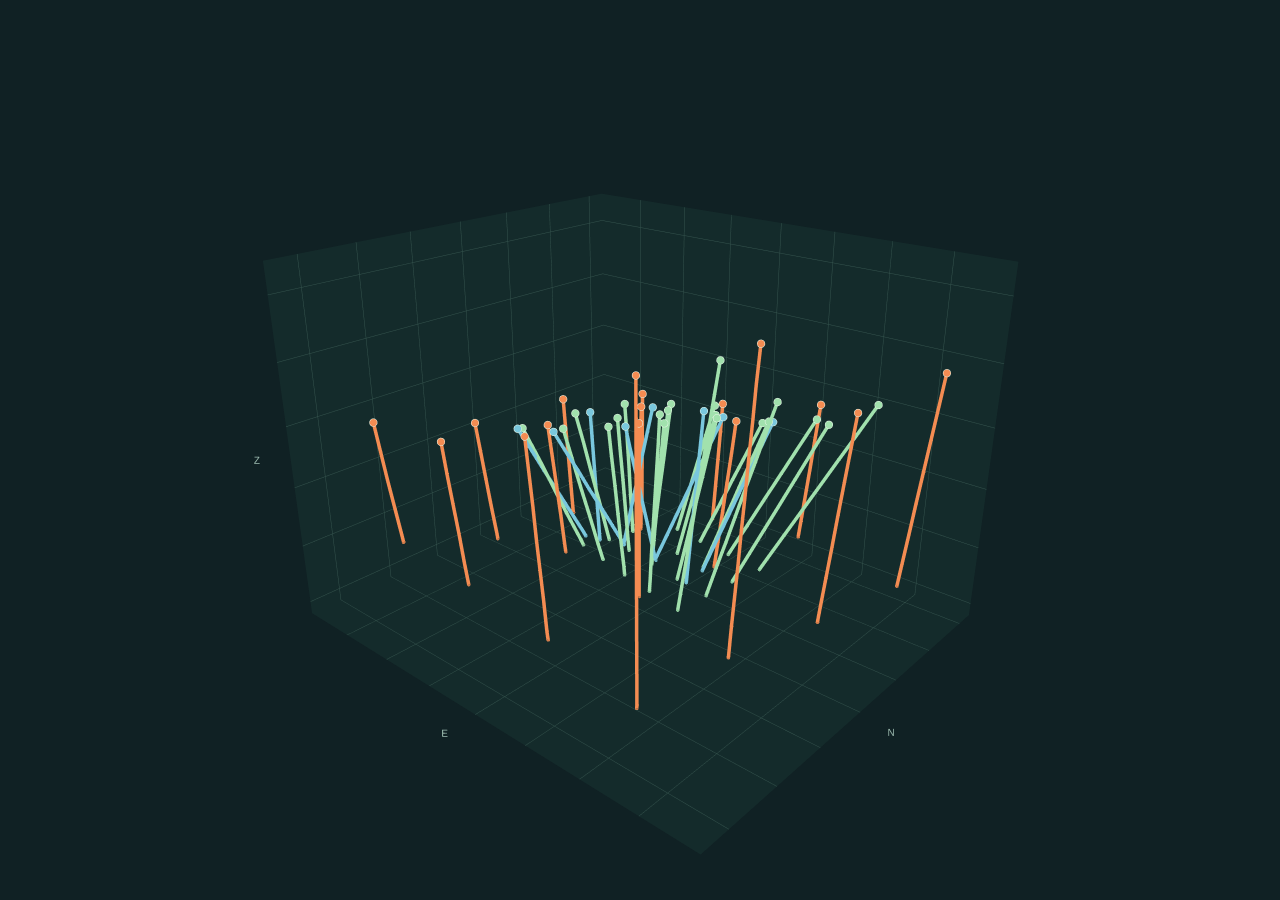
<file: visor/sondajes_3d.html>
<!doctype html>
<html lang="es"><head><meta charset="utf-8"><meta name="viewport" content="width=device-width,initial-scale=1">
<title>Sondajes 3D · G05 Santa Elena</title>
<style>html,body,#plot{width:100%;height:100%;margin:0}body{background:#102124;color:#e8f4e9;font-family:Segoe UI,Arial,sans-serif;overflow:hidden}#error{display:none;position:absolute;inset:20%;place-content:center;text-align:center;font-size:13px;color:#f0d7aa}</style>
<script src="../assets/plotly-4.1.1.min.js" defer></script><script src="sondajes_3d_data.js" defer></script><script src="sondajes_3d.js" defer></script>
</head><body><div id="plot" role="img" aria-label="Vista tridimensional interactiva de 44 trayectorias de sondaje G05"></div><div id="error">No se pudo cargar el visor 3D. La imagen de respaldo sigue disponible en la portada.</div></body></html>
</file>
<file: assets/style.css>
:root{--bg:#0d1719;--panel:#142124;--panel-2:#19292b;--line:#294044;--text:#eef4ef;--muted:#a4b6b3;--soft:#718d89;--mint:#9fe2aa;--green:#63bf89;--orange:#f17a3e;--amber:#f3c168;--blue:#79baca;--rock:#a87a5a;--air:#729bad;--partial:#dfb75f;--unknown:#68817f;--radius:18px;--shadow:0 16px 48px rgba(0,0,0,.18)}
*{box-sizing:border-box}html{scroll-behavior:smooth}body{margin:0;background:var(--bg);color:var(--text);font-family:"Segoe UI",Arial,sans-serif;line-height:1.5}button,a{font:inherit}a{color:inherit;text-decoration:none}button{cursor:pointer}strong,b{font-weight:650}em{font-style:normal;color:var(--mint)}code{font-family:Consolas,monospace}::selection{background:var(--orange);color:#071013}
.app-shell{display:grid;grid-template-columns:256px minmax(0,1fr);min-height:100vh}.sidebar{height:100vh;position:sticky;top:0;border-right:1px solid var(--line);background:#101c1e;padding:22px 14px 20px;display:flex;flex-direction:column;z-index:2}.brand{padding:0 13px 25px}.brand-image{width:178px;height:60px;overflow:hidden;position:relative}.brand-image img{display:block;width:178px;height:178px;object-fit:cover;object-position:center;transform:translateY(-59px)}.brand-caption{display:block;color:#d5e4df;font-size:12px;font-weight:800;letter-spacing:.21em;margin-top:4px}.brand-caption strong{color:var(--orange)}.course-label{border-top:1px solid var(--line);padding:19px 13px 20px;color:var(--muted);font-size:11px;line-height:1.7;font-weight:750;letter-spacing:.15em}.course-label span{display:block;color:var(--soft);font-size:10px}.nav-heading{padding:17px 14px 10px;color:var(--soft);font-size:10px;font-weight:800;letter-spacing:.19em}nav{display:grid;gap:4px}nav a{display:flex;align-items:center;gap:13px;padding:12px 13px;border-radius:10px;color:#abbfba;font-size:13px;font-weight:600;transition:background .2s,color .2s}nav a:hover{background:#1a2c2d;color:#fff}nav a.active,nav a[aria-current="page"]{background:#203834;color:var(--mint);box-shadow:inset 3px 0 var(--mint)}.nav-number{font:700 11px Consolas,monospace;color:#69847e;letter-spacing:.03em}nav a.active .nav-number{color:var(--mint)}.sidebar-foot{margin-top:auto;border-top:1px solid var(--line);padding:18px 13px 0;color:#829b95;font-size:11px;line-height:1.45;display:flex;gap:9px;align-items:flex-start}.small-dot,.top-status i{display:inline-block;width:7px;height:7px;background:var(--mint);border-radius:50%;box-shadow:0 0 9px #76e3a377;flex:none;margin-top:4px}
main{min-width:0}.topbar{height:72px;border-bottom:1px solid var(--line);display:flex;align-items:center;justify-content:space-between;gap:15px;padding:0 42px;background:#0d1719e8}.breadcrumb{font-size:11px;color:#9aaca8;font-weight:700;letter-spacing:.12em}.breadcrumb span{padding:0 11px;color:#59716c}.topbar-right{display:flex;align-items:center;gap:18px}.top-status{color:var(--mint);font-size:10px;font-weight:800;letter-spacing:.15em;white-space:nowrap}.top-status i{margin-right:7px;margin-top:0}.pill{display:inline-flex;align-items:center;gap:5px;border:1px solid;border-radius:100px;padding:5px 11px;font-size:10px;font-weight:800;letter-spacing:.09em;white-space:nowrap}.pill-neutral{color:#b2c5bd;border-color:#355149;background:#1a2a29}.pill-warm{color:#ffc39f;border-color:#815039;background:#4c2e22}.pill-cool{color:#a4e4cc;border-color:#326650;background:#1d3a32}.pill-amber{color:#f3c168;border-color:#715b35;background:#382e1c}
.screen{max-width:1510px;margin:0 auto;padding:42px 48px 70px;min-height:calc(100vh - 139px)}.screen[hidden]{display:none!important}.eyebrow,.overline,.section-kicker{font-size:10px;font-weight:850;letter-spacing:.2em;color:var(--orange)}.screen h1{font-size:clamp(32px,3.55vw,58px);line-height:1.08;letter-spacing:-.045em;font-weight:750;margin:18px 0 18px}.screen h2{font-size:20px;letter-spacing:-.025em;line-height:1.25;margin:6px 0 13px}.lead{font-size:16px;line-height:1.65;color:#b6c8c4;max-width:880px;margin:0 0 30px}.lead strong{color:#f0f6f0}.caption{font-size:12px;color:#8fa9a3;margin:17px 0 0;line-height:1.5}.section-kicker{margin:33px 0 14px;color:#9bbab0}.button{display:inline-flex;align-items:center;justify-content:center;gap:16px;padding:11px 17px;border-radius:9px;font-size:13px;font-weight:750;border:1px solid transparent;white-space:nowrap}.button.primary{background:var(--orange);color:#1c1d19;box-shadow:0 6px 19px #ed743227}.button.primary:hover{background:#ff9d63}.button.secondary{border-color:#4a6660;color:#d3e6da;background:#1d3030}.button.secondary:hover{background:#264240}.text-link{font-size:13px;color:var(--mint);font-weight:750}.text-link:hover{text-decoration:underline}
.hero{display:grid;grid-template-columns:minmax(0,1.1fr) minmax(310px,.9fr);gap:28px;margin-top:12px;min-height:345px}.hero-copy{padding:29px 0 10px}.hero-copy h1{font-size:clamp(38px,4.3vw,65px);margin:20px 0 20px}.hero-copy p{font-size:15px;color:#b7c8c4;line-height:1.68;max-width:645px;margin:0}.hero-copy p strong{color:var(--text)}.hero-actions{display:flex;align-items:center;gap:22px;margin-top:29px}.hero-visual{position:relative;overflow:hidden;min-height:350px;border:1px solid #365043;border-radius:21px;background:radial-gradient(circle at 65% 35%,#244b40 0,#19312f 30%,#102122 65%,#112023 100%);box-shadow:var(--shadow)}.visual-grid{position:absolute;inset:-18%;transform:perspective(410px) rotateX(62deg) rotateZ(-27deg);background-image:linear-gradient(#5e977033 1px,transparent 1px),linear-gradient(90deg,#5e977033 1px,transparent 1px);background-size:37px 37px;mask-image:radial-gradient(ellipse,#000 20%,transparent 67%)}.visual-orbit{position:absolute;border:1px solid #80cc9066;border-radius:50%;transform:rotate(-24deg)}.orbit-a{width:300px;height:170px;left:18%;top:23%}.orbit-b{width:390px;height:235px;left:7%;top:13%;border-color:#e2774840}.visual-core{position:absolute;left:41%;top:40%;width:105px;height:105px;border:1px solid #79c695a3;background:#193f37d9;box-shadow:0 0 55px #69e2a331;border-radius:25px;transform:rotate(-13deg);display:grid;place-content:center;text-align:center}.visual-core span{font-size:31px;font-weight:850;letter-spacing:-.07em;color:#d6f2df}.visual-core small{font-size:10px;letter-spacing:.12em;color:#a9d7be}.visual-point{position:absolute;width:11px;height:11px;border-radius:50%;background:#f47a40;box-shadow:0 0 20px #f47a40}.point-a{left:31%;top:31%}.point-b{left:67%;top:60%;background:#a8e9a9}.point-c{left:69%;top:24%;width:7px;height:7px}.visual-label{position:absolute;font:750 10px Consolas,monospace;letter-spacing:.12em;color:#e8ae84}.label-a{left:17%;top:19%}.label-b{right:12%;bottom:18%;color:#a8dfa9}
.stats-grid{display:grid;grid-template-columns:repeat(4,minmax(0,1fr));gap:12px;margin-top:19px}.stats-grid.three{grid-template-columns:repeat(3,minmax(0,1fr));margin-bottom:24px}.stat{position:relative;background:var(--panel);border:1px solid var(--line);border-radius:14px;min-height:114px;padding:17px 19px;display:flex;flex-direction:column;justify-content:flex-end}.stat-icon{position:absolute;top:13px;right:17px;font-size:19px;color:#5f9681}.stat-value{font-size:31px;line-height:1.1;letter-spacing:-.05em;font-weight:800;color:#e4eee7}.stat-value small{font-size:16px;letter-spacing:0;color:#bdd0c4}.stat-label{color:#8fa8a2;font-size:12px;margin-top:7px}.journey{display:grid;grid-template-columns:repeat(5,minmax(0,1fr));gap:5px}.journey div{position:relative;background:#18292a;padding:16px 13px 15px;border:1px solid #284040}.journey div:first-child{border-radius:10px 0 0 10px}.journey div:last-child{border-radius:0 10px 10px 0}.journey div:not(:last-child)::after{content:"→";position:absolute;right:-12px;top:20px;color:var(--orange);font-size:17px;z-index:1}.journey b{display:block;color:var(--orange);font:800 11px Consolas,monospace}.journey span{display:block;font-size:12px;font-weight:750;margin-top:5px}.journey small{display:block;color:#87a29a;font-size:11px;margin-top:3px}.notice{margin-top:22px;border-left:3px solid var(--amber);background:#2d2a22;color:#d6d6c8;padding:15px 17px;border-radius:0 9px 9px 0;font-size:13px;line-height:1.6}.notice strong{color:#f7d48c}
.metric-strip{display:grid;grid-template-columns:repeat(5,1fr);border:1px solid var(--line);border-radius:14px;background:#142223;margin:28px 0 17px;overflow:hidden}.metric-strip div{padding:17px 14px;border-right:1px solid var(--line)}.metric-strip div:last-child{border:0}.metric-strip strong{display:block;font-size:23px;letter-spacing:-.04em;color:#e6f2e9}.metric-strip span{font-size:11px;color:#9fb6af}.two-columns{display:grid;grid-template-columns:repeat(2,minmax(0,1fr));gap:17px;margin:17px 0}.panel{background:var(--panel);border:1px solid var(--line);border-radius:var(--radius);padding:24px 26px;min-width:0}.panel-heading{display:flex;justify-content:space-between;align-items:flex-start;gap:15px}.panel p{color:#a9beb7;font-size:13px;line-height:1.65}.panel p strong{color:#e0ebe4}.bar-chart{display:grid;gap:17px;margin:18px 0 8px}.chart-group{display:grid;grid-template-columns:90px 1fr 52px;align-items:center;gap:12px;font-size:12px}.chart-group strong{font-size:12px;color:#c8d9cf}.chart-group output{text-align:right;color:#dceee2;font-weight:750}.chart-track{height:16px;background:#263a39;border-radius:4px;overflow:hidden}.chart-fill{height:100%;background:linear-gradient(90deg,#51aa79,#a8e1a5);border-radius:4px}.chart-fill.assays{background:linear-gradient(90deg,#c96132,#f6a264)}.chart-subheading{font-size:10px;color:#73978c;letter-spacing:.12em;font-weight:800;margin:14px 0 1px}.flow{display:flex;align-items:center;gap:7px;margin:25px 0 18px;flex-wrap:wrap}.flow div{background:#203532;border:1px solid #396052;border-radius:10px;min-width:80px;padding:11px 10px;flex:1}.flow b,.flow small{display:block}.flow b{font-size:12px;color:#e2efe2}.flow small{font-size:10px;color:#91ab9e}.flow i{color:var(--orange);font-style:normal}.table-panel{margin-top:17px}.table-scroll{overflow:auto}table{width:100%;border-collapse:collapse;font-size:13px}th{text-align:left;font-size:10px;letter-spacing:.12em;color:#80a79a;font-weight:800;border-bottom:1px solid var(--line);padding:11px 12px 14px}td{border-bottom:1px solid #243b3c;padding:11px 12px;color:#d0dfd6}tr:last-child td{border:0}td:not(:first-child),th:not(:first-child){text-align:right}
.example-panel{margin:13px 0 19px}.example-panel p{max-width:920px}.timeline-wrap{position:relative;background:#102022;border:1px solid #31504b;border-radius:13px;padding:24px 19px 18px;margin-top:22px}.timeline-axis{display:flex;justify-content:space-between;margin:0 0 16px 117px;color:#89a49d;font:700 10px Consolas,monospace}.timeline-row{display:grid;grid-template-columns:101px 1fr;align-items:center;gap:16px;margin:8px 0}.timeline-row label{font-size:10px;color:#9eb5ac;font-weight:850;letter-spacing:.12em}.timeline-track{position:relative;height:58px;background:repeating-linear-gradient(90deg,#2c4645 0,#2c4645 1px,transparent 1px,transparent 20%);border:1px solid #31504b;border-radius:7px;overflow:hidden}.segment{position:absolute;top:7px;height:42px;border-radius:5px;display:flex;align-items:center;justify-content:center;text-align:center;padding:3px;color:#071612;font-size:11px;font-weight:800;white-space:nowrap;overflow:hidden}.segment.assay{background:#e8a274}.segment.ovb{background:#b0d1ac}.segment.vol{background:#77bcab}.segment.residual{outline:3px solid #f2c768;outline-offset:-3px}.timeline-contact{position:absolute;left:calc(136px + (100% - 155px)*.2);top:36px;bottom:12px;border-left:2px dashed var(--amber);pointer-events:none}.timeline-contact span{position:absolute;left:5px;top:-17px;white-space:nowrap;color:#f3c168;font:800 9px Consolas,monospace}.legend{display:flex;gap:17px;flex-wrap:wrap;margin-top:15px;color:#9fb8ad;font-size:11px}.legend span{display:flex;align-items:center;gap:6px}.swatch{display:inline-block;width:11px;height:11px;border-radius:2px}.swatch.observed{background:#e8a274}.swatch.ovb{background:#b0d1ac}.swatch.vol{background:#77bcab}.swatch.residual{border:2px solid #f2c768}
.donut-line{display:flex;align-items:center;gap:25px;margin:16px 0}.donut{width:165px;height:165px;border-radius:50%;position:relative;flex:none;background:conic-gradient(var(--rock) 0 59%,var(--air) 59% 98%,var(--partial) 98% 100%)}.donut::after{content:"11 550\A bloques";white-space:pre;position:absolute;inset:30px;border-radius:50%;background:var(--panel);display:grid;place-content:center;text-align:center;color:#e8f2e9;font-size:16px;font-weight:800;line-height:1.25}.donut-legend{display:grid;gap:12px;flex:1}.legend-item{display:grid;grid-template-columns:13px 1fr auto;align-items:center;gap:8px;font-size:12px}.legend-item b{font-size:14px}.legend-item i{width:10px;height:10px;border-radius:2px}.assignment-chart{height:24px;border-radius:5px;overflow:hidden;display:flex;margin:18px 0 17px;background:#415a58}.assigned-part{background:var(--green)}.unknown-part{background:#526b69}.assignment-labels{display:flex;justify-content:space-between;font-size:12px;color:#bacfc4}.assignment-labels strong{color:#e3efe5}.code-list{display:grid;grid-template-columns:repeat(4,1fr);gap:8px;margin-top:20px}.code-list div{border:1px solid #35504a;background:#1e3230;border-radius:8px;padding:11px}.code-list strong{display:block;font-size:15px;color:var(--mint)}.code-list span{font-size:11px;color:#9db7a9}.method-steps{display:grid;grid-template-columns:repeat(3,1fr);gap:12px;margin:18px 0}.method-steps div{border-top:2px solid var(--green);padding:14px 0 7px;display:flex;gap:10px;align-items:flex-start}.method-steps b{font:800 11px Consolas,monospace;color:var(--orange)}.method-steps span{font-size:13px;color:#c7d7cd}
.viewer-card{display:grid;grid-template-columns:minmax(0,1.15fr) minmax(300px,.85fr);gap:0;background:var(--panel);border:1px solid var(--line);border-radius:18px;overflow:hidden}.viewer-preview{min-height:330px;position:relative;background:#091417;overflow:hidden}.viewer-preview img{width:100%;height:100%;object-fit:cover;display:block}.viewer-preview span{position:absolute;left:17px;bottom:15px;color:white;background:#0c1a1bd9;border:1px solid #526b65;padding:6px 9px;border-radius:5px;font-size:10px;font-weight:750;letter-spacing:.08em}.viewer-intro{padding:34px 32px;display:flex;align-items:flex-start;flex-direction:column}.viewer-intro h2{font-size:25px;margin-top:17px}.viewer-intro p{color:#a8beb4;font-size:14px;line-height:1.7}.viewer-intro small{color:#81a096;font-size:11px;margin-top:auto;padding-top:20px}.viewer-actions{display:flex;gap:8px;flex-wrap:wrap;margin-top:16px}.model-frame-wrap{border:1px solid #375650;border-radius:16px;overflow:hidden;margin-top:22px;background:#fff}.frame-heading{background:#203533;color:#d8e9da;padding:12px 16px;display:flex;justify-content:space-between;gap:12px;font-size:12px}.frame-heading span{color:#a5c3b4}.model-frame-wrap iframe{display:block;width:100%;height:720px;border:0;background:#fff}
.decision-list{display:grid;gap:11px;margin-top:25px}.decision-list article{display:grid;grid-template-columns:45px minmax(0,1fr) auto;gap:19px;align-items:start;padding:21px 23px;background:var(--panel);border:1px solid var(--line);border-radius:14px}.decision-index{display:grid;place-items:center;background:#284438;border:1px solid #427052;border-radius:10px;width:40px;height:40px;color:var(--mint);font:800 13px Consolas,monospace}.decision-list h2{margin:5px 0 7px;font-size:17px}.decision-list p{margin:0;color:#9fb6aa;font-size:12px;line-height:1.65;max-width:820px}.decision-list .pill{margin-top:4px}
.status-grid{display:grid;grid-template-columns:repeat(2,minmax(0,1fr));gap:17px}.status-column{border:1px solid #38534a;background:#172925;border-radius:16px;padding:22px 24px}.pending-column{border-color:#665139;background:#27231e}.status-column h2{margin:0 0 17px;color:#d9efe1}.pending-column h2{color:#f2dcc0}.status-item{display:flex;gap:12px;padding:13px 0;border-bottom:1px solid #385149}.pending-column .status-item{border-bottom-color:#544735}.status-item:last-child{border:0}.status-bullet{width:9px;height:9px;border-radius:50%;margin-top:5px;flex:none}.status-bullet.available{background:var(--mint)}.status-bullet.reported{background:var(--blue)}.status-bullet.pending{background:var(--amber)}.status-item b{display:block;font-size:13px}.status-item small{display:block;color:#9cb5a6;font-size:12px;line-height:1.5;margin-top:4px}.pending-column .status-item small{color:#b9ae9f}.closing-card{display:flex;justify-content:space-between;gap:25px;align-items:center;margin-top:22px;background:linear-gradient(115deg,#244036,#183329);border:1px solid #4c765c;border-radius:16px;padding:23px 27px}.closing-card h2{margin:6px 0 6px}.closing-card p{margin:0;color:#aac4af;font-size:12px;max-width:700px}
footer{max-width:1510px;margin:0 auto;padding:18px 48px 22px;border-top:1px solid var(--line);display:flex;align-items:center;gap:13px;color:#77958b;font-size:10px;letter-spacing:.09em}footer img{width:24px;height:24px;object-fit:cover;object-position:center}footer span:last-child{margin-left:auto}footer code{letter-spacing:0;color:#a1baaa}
@media(max-width:1100px){.app-shell{grid-template-columns:210px minmax(0,1fr)}.topbar{padding:0 25px}.screen{padding:34px 25px 60px}.hero{grid-template-columns:1fr}.hero-visual{min-height:230px}.stats-grid{grid-template-columns:repeat(2,1fr)}.metric-strip{grid-template-columns:repeat(3,1fr)}.metric-strip div:nth-child(3){border-right:0}.two-columns{grid-template-columns:1fr}.journey{grid-template-columns:repeat(5,1fr)}footer{padding-left:25px;padding-right:25px}}
@media(max-width:720px){.app-shell{display:block}.sidebar{height:auto;position:static;padding:12px 15px;border-right:0;border-bottom:1px solid var(--line)}.brand{display:flex;align-items:center;gap:12px;padding:0}.brand-image{width:100px;height:38px}.brand-image img{width:100px;height:100px;transform:translateY(-31px)}.brand-caption{font-size:10px;white-space:nowrap}.course-label,.nav-heading,.sidebar-foot{display:none}nav{display:flex;overflow:auto;gap:5px;margin-top:12px;padding-bottom:3px}nav a{flex:none;padding:8px;font-size:11px}nav a .nav-number{display:none}.topbar{height:auto;min-height:48px;padding:9px 17px;gap:8px}.breadcrumb{font-size:9px}.topbar-right .pill{display:none}.top-status{font-size:9px}.screen{padding:27px 17px 45px;min-height:0}.screen h1{font-size:35px}.hero{display:block}.hero-copy{padding-top:8px}.hero-copy h1{font-size:38px}.hero-visual{display:none}.stats-grid{grid-template-columns:repeat(2,1fr)}.stats-grid.three{grid-template-columns:1fr 1fr}.stats-grid.three .stat:last-child{grid-column:1/-1}.journey{grid-template-columns:1fr;gap:5px}.journey div{border-radius:9px!important}.journey div:not(:last-child)::after{display:none}.metric-strip{grid-template-columns:repeat(2,1fr)}.metric-strip div:nth-child(3){border-right:1px solid var(--line)}.metric-strip div:nth-child(even){border-right:0}.panel{padding:20px}.flow{display:grid;grid-template-columns:1fr 13px 1fr}.flow i:nth-of-type(2){display:none}.timeline-axis{margin-left:0}.timeline-row{grid-template-columns:1fr;gap:5px}.timeline-contact{display:none}.donut-line{display:block}.donut{margin:0 auto 19px}.method-steps{grid-template-columns:1fr}.viewer-card{grid-template-columns:1fr}.viewer-preview{min-height:230px}.viewer-intro{padding:23px}.decision-list article{grid-template-columns:35px 1fr}.decision-list .pill{grid-column:2;width:max-content}.status-grid{grid-template-columns:1fr}.closing-card{display:block}.closing-card .button{margin-top:16px}.frame-heading{display:block}.frame-heading span{display:block;margin-top:4px}.model-frame-wrap iframe{height:600px}footer{padding:15px 17px;flex-wrap:wrap}footer span:last-child{margin-left:0}.code-list{grid-template-columns:repeat(2,1fr)}}
.screen{scroll-margin-top:72px}.visual-label.label-c{left:20px;bottom:15px;top:auto;right:auto;color:#91b6aa;font-size:9px}@media(max-width:720px){.screen{scroll-margin-top:48px}}

/* G05 · R1 lectura de decisiones: alcance exclusivamente educativo y responsive */
.decision-process{display:grid;grid-template-columns:repeat(4,minmax(0,1fr));gap:10px;margin:22px 0 26px}
.decision-process>div{border:1px solid #38574d;background:#172a27;border-radius:11px;padding:13px 15px;display:flex;flex-direction:column;gap:5px}
.decision-process span{font:800 11px Consolas,monospace;color:#7fe1ba}
.decision-process strong{font-size:13px;color:#d9f7e5}
.decision-process small{font-size:11px;color:#aac5bd;line-height:1.5}
.decision-list .decision-story{min-width:0}
.decision-list .decision-story h2{font-size:19px;line-height:1.35;margin:4px 0 12px}
.decision-list .decision-story p{max-width:980px;font-size:13.5px;line-height:1.65;color:#c2d7ce}
.decision-list .decision-story .decision-summary{font-size:14px;color:#e1eae6;margin:0 0 13px}
.decision-list .decision-story .decision-summary strong{color:#bff4d8}
.decision-list .decision-explain{display:grid;grid-template-columns:repeat(2,minmax(0,1fr));gap:14px;margin:12px 0}
.decision-list .decision-explain p{border-left:3px solid #427867;background:#152723;border-radius:0 8px 8px 0;padding:11px 12px;color:#c4dcd3}
.decision-list .decision-explain p:nth-child(2){border-left-color:#bf8752;background:#26251e}
.decision-list .decision-explain strong{display:block;color:#8df1c2;letter-spacing:.02em;margin-bottom:5px}
.decision-list .decision-explain p:nth-child(2) strong{color:#f1be87}
.decision-list .decision-story .decision-boundary{border-top:1px solid #344e44;padding-top:12px;color:#a9c0b6}
.decision-list .decision-boundary strong{color:#e4f3e8}
.decision-last-note{margin-top:20px}
@media(max-width:1050px){.decision-process{grid-template-columns:repeat(2,minmax(0,1fr))}.decision-list .decision-explain{grid-template-columns:1fr}}
@media(max-width:600px){.decision-process{grid-template-columns:1fr 1fr}.decision-list article{gap:11px;padding:16px}.decision-list .decision-story h2{font-size:17px}.decision-list .decision-story p{font-size:13px}}

/* Portada: trayectorias tridimensionales reales del grupo G05. */
.hero-drill-visual{min-height:350px;background:#102124;isolation:isolate}
.hero-drill-poster,.hero-drill-frame{position:absolute;inset:0;width:100%;height:100%}
.hero-drill-poster{object-fit:cover;object-position:center 58%}
.hero-drill-frame{border:0;background:transparent;opacity:0;pointer-events:none;z-index:1;transition:opacity .35s ease}
.hero-drill-visual.is-ready .hero-drill-frame{opacity:1;pointer-events:auto}
.hero-drill-head,.hero-drill-foot,.hero-drill-note{position:absolute;z-index:2;pointer-events:none}
.hero-drill-head{left:0;right:0;top:0;padding:15px 16px 26px;display:flex;justify-content:space-between;gap:8px;align-items:center;background:linear-gradient(#102124f2,#10212400);font-size:10px;letter-spacing:.1em;color:#e5f7e8}
.hero-drill-head strong{color:var(--mint);font-size:11px}
.hero-drill-head span{font-weight:750;color:#c3ddd0}
.hero-drill-foot{left:14px;right:14px;bottom:29px;display:flex;justify-content:center;gap:9px;flex-wrap:wrap}
.hero-drill-foot span{display:inline-flex;align-items:center;gap:5px;background:#102124db;border:1px solid #426153;border-radius:20px;padding:3px 7px;color:#d7e6dc;font-size:10px;white-space:nowrap}
.campaign-dot{display:inline-block;width:7px;height:7px;border-radius:50%}
.camp-one{background:#f48c52}.camp-two{background:#a1e1ad}.camp-three{background:#79c7dd}
.hero-drill-note{bottom:7px;left:0;right:0;text-align:center;color:#a3c0b5;font-size:9px;letter-spacing:.03em;text-shadow:0 1px 5px #102124}
@media(max-width:1100px){.hero-drill-visual{min-height:300px}}
@media(max-width:720px){.hero-drill-visual{display:block;min-height:290px}.hero-drill-head{padding:12px 12px 24px}.hero-drill-foot{left:6px;right:6px;gap:4px}.hero-drill-foot span{font-size:9px;padding:3px 5px}}
</file>
<file: assets/r4.css>
/* R4: decision explanations separate consequence from professional procedure. */
.decision-list .decision-explain{grid-template-columns:minmax(0,.82fr) minmax(0,1.18fr)}
.decision-list .professional-box{border-left:3px solid #bf8752;background:#26251e;border-radius:0 8px 8px 0;padding:11px 12px}
.decision-list .professional-box>strong{display:block;color:#f1be87;font-size:13px;letter-spacing:.02em;margin-bottom:7px}
.professional-steps{display:grid;gap:5px;margin:0}
.professional-steps div{display:grid;grid-template-columns:90px minmax(0,1fr);gap:8px;align-items:start}
.professional-steps dt{color:#f1be87;font-size:11px;font-weight:800}
.professional-steps dd{margin:0;color:#c4dcd3;font-size:12px;line-height:1.48}
.decision-list .decision-story .decision-summary strong{display:block;margin-bottom:4px}
.decision-list .decision-story .decision-boundary strong{display:block;margin-bottom:4px}
@media(max-width:1050px){.decision-list .decision-explain{grid-template-columns:1fr}}
@media(max-width:600px){.professional-steps div{grid-template-columns:80px minmax(0,1fr)}}
</file>
<file: assets/theory_entry.css>
.theory-actions{display:flex;flex-wrap:wrap;gap:10px;margin:24px 0}
.theory-frame{background:#102422;border:1px solid #375650;border-radius:16px;overflow:hidden;margin-top:20px}
.theory-frame iframe{display:block;width:100%;height:min(78vh,900px);min-height:580px;border:0;background:#07151b}
@media(max-width:720px){.theory-actions .button{white-space:normal;text-align:center}.theory-frame iframe{height:680px;min-height:0}}
</file>
